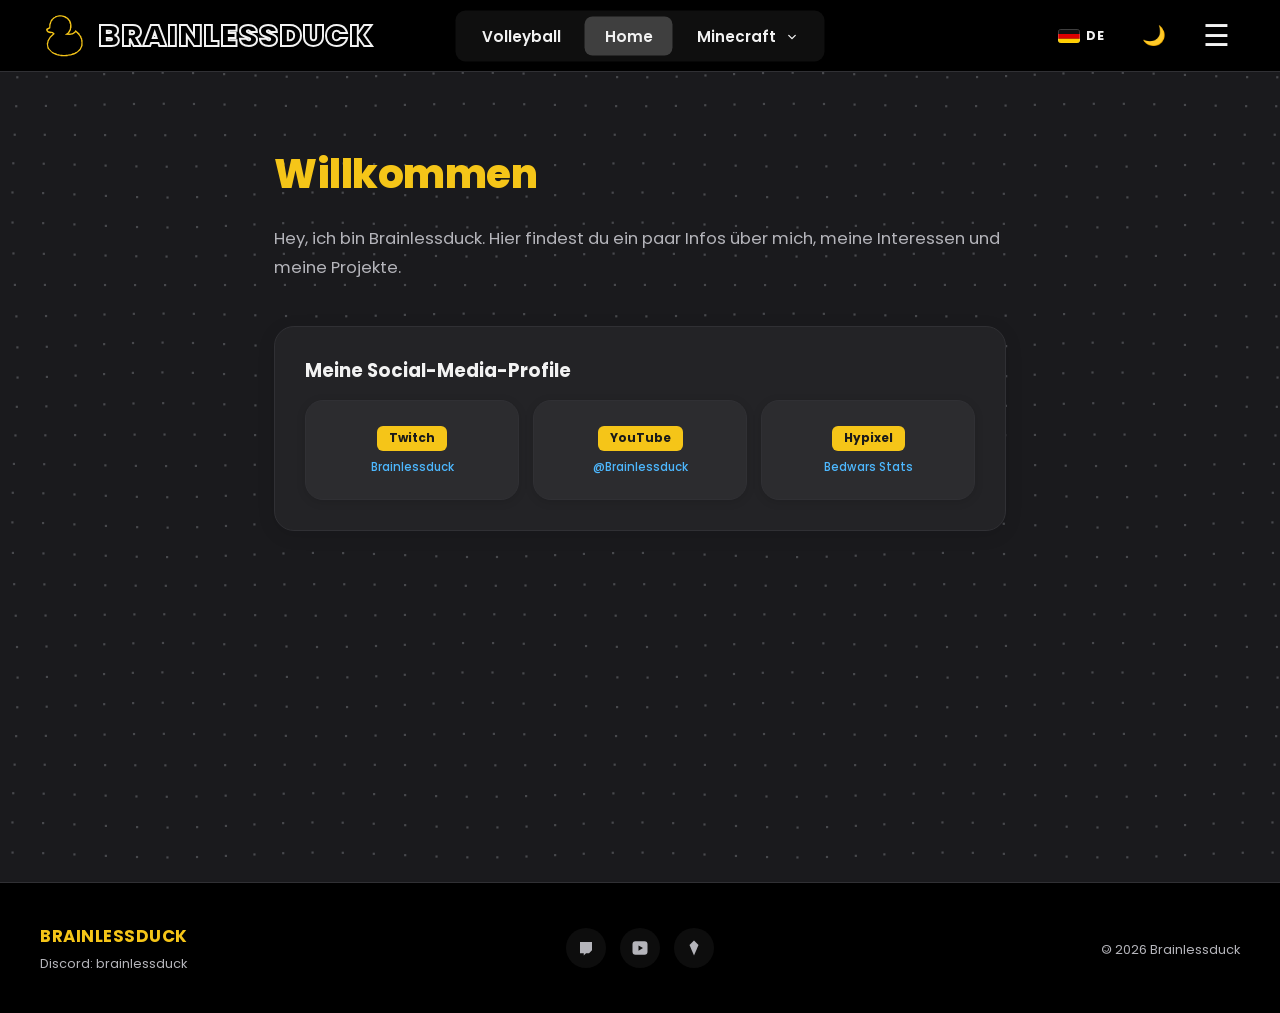
<file: index.html>
<!DOCTYPE html>
<html lang="de">
<head>
<meta charset="UTF-8">
  <meta name="viewport" content="width=device-width, initial-scale=1">
<title>Brainlessduck</title>
<link rel="icon" type="image/svg+xml" href="favicon.svg">
<link rel="icon" type="image/png" sizes="32x32" href="favicon-32.png">
<link rel="icon" type="image/png" sizes="16x16" href="favicon-16.png">
<link rel="shortcut icon" href="favicon.ico">
<link rel="apple-touch-icon" sizes="180x180" href="apple-touch-icon.png">
<link rel="manifest" href="site.webmanifest">
<meta name="theme-color" content="#000000">
<meta http-equiv="Cache-Control" content="no-cache, no-store, must-revalidate">
<meta http-equiv="Pragma" content="no-cache">
<meta http-equiv="Expires" content="0">
<meta name="description" content="Persönliche Website von Brainlessduck: Volleyball-Projekte wie der Läufer Trainer, Minecraft-Modpack-Empfehlungen und meine Social-Media-Profile.">
<meta name="author" content="Brainlessduck">
<link rel="canonical" href="https://brainlessduck.github.io/Brainlessduck/index.html">
<meta property="og:type" content="website">
<meta property="og:site_name" content="Brainlessduck">
<meta property="og:locale" content="de_DE">
<meta property="og:title" content="Brainlessduck">
<meta property="og:description" content="Persönliche Website von Brainlessduck: Volleyball-Projekte wie der Läufer Trainer, Minecraft-Modpack-Empfehlungen und meine Social-Media-Profile.">
<meta property="og:url" content="https://brainlessduck.github.io/Brainlessduck/index.html">
<meta property="og:image" content="https://brainlessduck.github.io/Brainlessduck/android-chrome-512.png">
<meta name="twitter:card" content="summary">
<meta name="twitter:title" content="Brainlessduck">
<meta name="twitter:description" content="Persönliche Website von Brainlessduck: Volleyball-Projekte wie der Läufer Trainer, Minecraft-Modpack-Empfehlungen und meine Social-Media-Profile.">
<meta name="twitter:image" content="https://brainlessduck.github.io/Brainlessduck/android-chrome-512.png">
<link rel="stylesheet" href="style.css?v=2">
<script>if(localStorage.getItem('theme')==='light')document.documentElement.setAttribute('data-theme','light');</script>
</head>
<body>
<canvas id="bg-canvas" aria-hidden="true"></canvas>

<nav>
  <a href="https://brainlessduck.github.io/Brainlessduck/index.html" class="logo">
    <svg class="logo-icon" viewBox="0 0 745 808" xmlns="http://www.w3.org/2000/svg">
      <path d="M 224 73 L 218 83 L 200 87 L 152 135 L 124 206 L 124 258 L 81 278 L 71 292 L 76 319 L 100 343 L 138 358 L 170 353 L 181 363 L 181 372 L 133 416 L 95 478 L 86 524 L 81 525 L 95 614 L 176 695 L 238 724 L 286 738 L 313 738 L 314 743 L 432 743 L 433 738 L 484 734 L 546 715 L 585 695 L 651 638 L 685 567 L 685 473 L 680 472 L 680 449 L 666 424 L 666 411 L 637 377 L 637 368 L 570 306 L 562 306 L 552 329 L 518 354 L 489 363 L 447 362 L 466 343 L 489 301 L 494 268 L 499 267 L 499 206 L 494 205 L 494 187 L 480 149 L 442 102 L 389 68 L 362 64 L 361 59 L 333 59 L 332 54 L 291 54 Z M 219 101 L 262 82 L 280 82 L 281 77 L 342 77 L 343 82 L 375 87 L 409 110 L 418 110 L 457 154 L 471 201 L 476 202 L 471 286 L 438 343 L 385 381 L 480 386 L 481 381 L 518 377 L 547 362 L 562 343 L 579 343 L 633 402 L 661 468 L 661 500 L 666 501 L 661 567 L 638 619 L 589 668 L 571 673 L 546 692 L 519 696 L 489 711 L 443 715 L 442 720 L 400 720 L 399 725 L 348 725 L 346 720 L 305 720 L 285 711 L 262 711 L 237 696 L 215 692 L 167 663 L 123 614 L 109 581 L 109 563 L 104 562 L 104 530 L 109 529 L 114 492 L 147 435 L 214 371 L 214 364 L 185 335 L 115 325 L 99 310 L 99 297 L 142 272 L 147 206 L 152 205 L 161 164 L 180 144 L 180 135 Z" fill="#f5c518" fill-rule="evenodd"/>
    </svg>
    BRAINLESSDUCK
  </a>
  <div class="nav-links">
    <a href="interests.html">Volleyball</a>
    <a href="index.html" class="active">Home</a>
    <div class="nav-item">
      <a href="minecraft.html">Minecraft <svg class="nav-caret" viewBox="0 0 24 24" fill="none" stroke="currentColor" stroke-width="2.4" stroke-linecap="round" stroke-linejoin="round"><polyline points="6 9 12 15 18 9"/></svg></a>
      <div class="nav-dropdown">
        <a href="minecraft.html#modpacks">Modpacks</a>
      </div>
    </div>
  </div>
  <div class="nav-controls">
    <button type="button" class="lang-toggle" id="lang-toggle" onclick="toggleLang()" title="Sprache / Language" aria-label="Sprache wechseln / Change language">
      <svg class="flag flag-de" viewBox="0 0 24 16" aria-hidden="true"><rect width="24" height="16" rx="2.5" fill="#111"/><path d="M0 5.33h24v5.34H0z" fill="#dd0000"/><path d="M0 10.67h24v3.08a2.5 2.5 0 0 1-2.5 2.25h-19A2.5 2.5 0 0 1 0 13.75z" fill="#ffce00"/><rect x="0.4" y="0.4" width="23.2" height="15.2" rx="2.2" fill="none" stroke="rgba(255,255,255,0.3)" stroke-width="0.8"/></svg><svg class="flag flag-en" viewBox="0 0 24 16" aria-hidden="true"><defs><clipPath id="flag-en-clip"><rect width="24" height="16" rx="2.5"/></clipPath></defs><g clip-path="url(#flag-en-clip)"><rect width="24" height="16" fill="#fff"/><path d="M0 0.00h24v1.23H0z" fill="#b22234"/><path d="M0 2.46h24v1.23H0z" fill="#b22234"/><path d="M0 4.92h24v1.23H0z" fill="#b22234"/><path d="M0 7.38h24v1.23H0z" fill="#b22234"/><path d="M0 9.85h24v1.23H0z" fill="#b22234"/><path d="M0 12.31h24v1.23H0z" fill="#b22234"/><path d="M0 14.77h24v1.23H0z" fill="#b22234"/><rect width="10" height="8.62" fill="#3c3b6e"/><circle cx="1.70" cy="1.50" r="0.62" fill="#fff"/><circle cx="3.85" cy="1.50" r="0.62" fill="#fff"/><circle cx="6.00" cy="1.50" r="0.62" fill="#fff"/><circle cx="8.15" cy="1.50" r="0.62" fill="#fff"/><circle cx="1.70" cy="3.40" r="0.62" fill="#fff"/><circle cx="3.85" cy="3.40" r="0.62" fill="#fff"/><circle cx="6.00" cy="3.40" r="0.62" fill="#fff"/><circle cx="8.15" cy="3.40" r="0.62" fill="#fff"/><circle cx="1.70" cy="5.30" r="0.62" fill="#fff"/><circle cx="3.85" cy="5.30" r="0.62" fill="#fff"/><circle cx="6.00" cy="5.30" r="0.62" fill="#fff"/><circle cx="8.15" cy="5.30" r="0.62" fill="#fff"/><circle cx="1.70" cy="7.20" r="0.62" fill="#fff"/><circle cx="3.85" cy="7.20" r="0.62" fill="#fff"/><circle cx="6.00" cy="7.20" r="0.62" fill="#fff"/><circle cx="8.15" cy="7.20" r="0.62" fill="#fff"/></g><rect x="0.4" y="0.4" width="23.2" height="15.2" rx="2.2" fill="none" stroke="rgba(255,255,255,0.3)" stroke-width="0.8"/></svg>
      <span id="lang-label">DE</span>
    </button>
    <div class="theme-toggle" id="theme-toggle" onclick="toggleTheme()" title="Hell-/Dunkelmodus" data-i18n-title="nav.theme">🌙</div>
    <div class="menu-toggle" onclick="event.stopPropagation(); document.getElementById('site-menu').classList.toggle('show')" title="Menü" aria-label="Menü öffnen" data-i18n-title="nav.menu" data-i18n-aria="nav.menu">☰</div>
  </div>
  <div class="menu-dropdown" id="site-menu">
    <a href="index.html">Home</a>
    <a href="interests.html">Volleyball</a>
    <a href="minecraft.html">Minecraft</a>
    <a href="minecraft.html#modpacks" class="menu-sub">Modpacks</a>
  </div>
</nav>

<main>
  <h1 class="hero-heading" data-i18n="home.h1">Willkommen</h1>
  <p data-i18n="home.intro">Hey, ich bin Brainlessduck. Hier findest du ein paar Infos über mich, meine Interessen und meine Projekte.</p>

  <div class="social-card">
    <h2 data-i18n="home.social">Meine Social-Media-Profile</h2>
    <div class="social-links">
      <a href="https://www.twitch.tv/brainlessduck" target="_blank"><span class="tag">Twitch</span> Brainlessduck</a>
      <a href="https://www.youtube.com/channel/UCdhdbUvaJ3EtA1hIeOMo19w" target="_blank"><span class="tag">YouTube</span> @Brainlessduck</a>
      <a href="https://plancke.io/hypixel/player/stats/Brainlessduck#BedWars" target="_blank"><span class="tag">Hypixel</span> <span data-i18n="home.bedwars">Bedwars Stats</span></a>
    </div>
  </div>
</main>

<footer class="site-footer">
  <div class="footer-col">
    <strong>BRAINLESSDUCK</strong>
    <span class="discord-text">Discord: brainlessduck</span>
  </div>
  <div class="footer-col footer-social">
    <a href="https://www.twitch.tv/brainlessduck" target="_blank" title="Twitch">
      <svg viewBox="0 0 24 24" fill="currentColor"><path d="M4 4h16v11l-4 4h-4l-3 3v-3H4V4z"/></svg>
    </a>
    <a href="https://www.youtube.com/channel/UCdhdbUvaJ3EtA1hIeOMo19w" target="_blank" title="YouTube">
      <svg viewBox="0 0 24 24" fill="currentColor"><path fill-rule="evenodd" d="M2 7a4 4 0 0 1 4-4h12a4 4 0 0 1 4 4v10a4 4 0 0 1-4 4H6a4 4 0 0 1-4-4V7z M10 8.5v7l6-3.5-6-3.5z"/></svg>
    </a>
    <a href="https://plancke.io/hypixel/player/stats/Brainlessduck#BedWars" target="_blank" title="Hypixel">
      <svg viewBox="0 0 24 24" fill="currentColor"><path d="M12 2l6 6-6 14L6 8z"/></svg>
    </a>
  </div>
  <div class="footer-col footer-copy">
    <span><span style="display:inline-block;transform:scaleX(-1);">©</span> 2026 Brainlessduck</span>
  </div>
</footer>

<script src="i18n.js?v=1"></script>
<script src="main.js?v=1"></script>
<script data-goatcounter="https://brainlessduck.goatcounter.com/count"
        async src="//gc.zgo.at/count.js"></script>
<script src="background.js?v=6"></script>
</body>
</html>
</file>
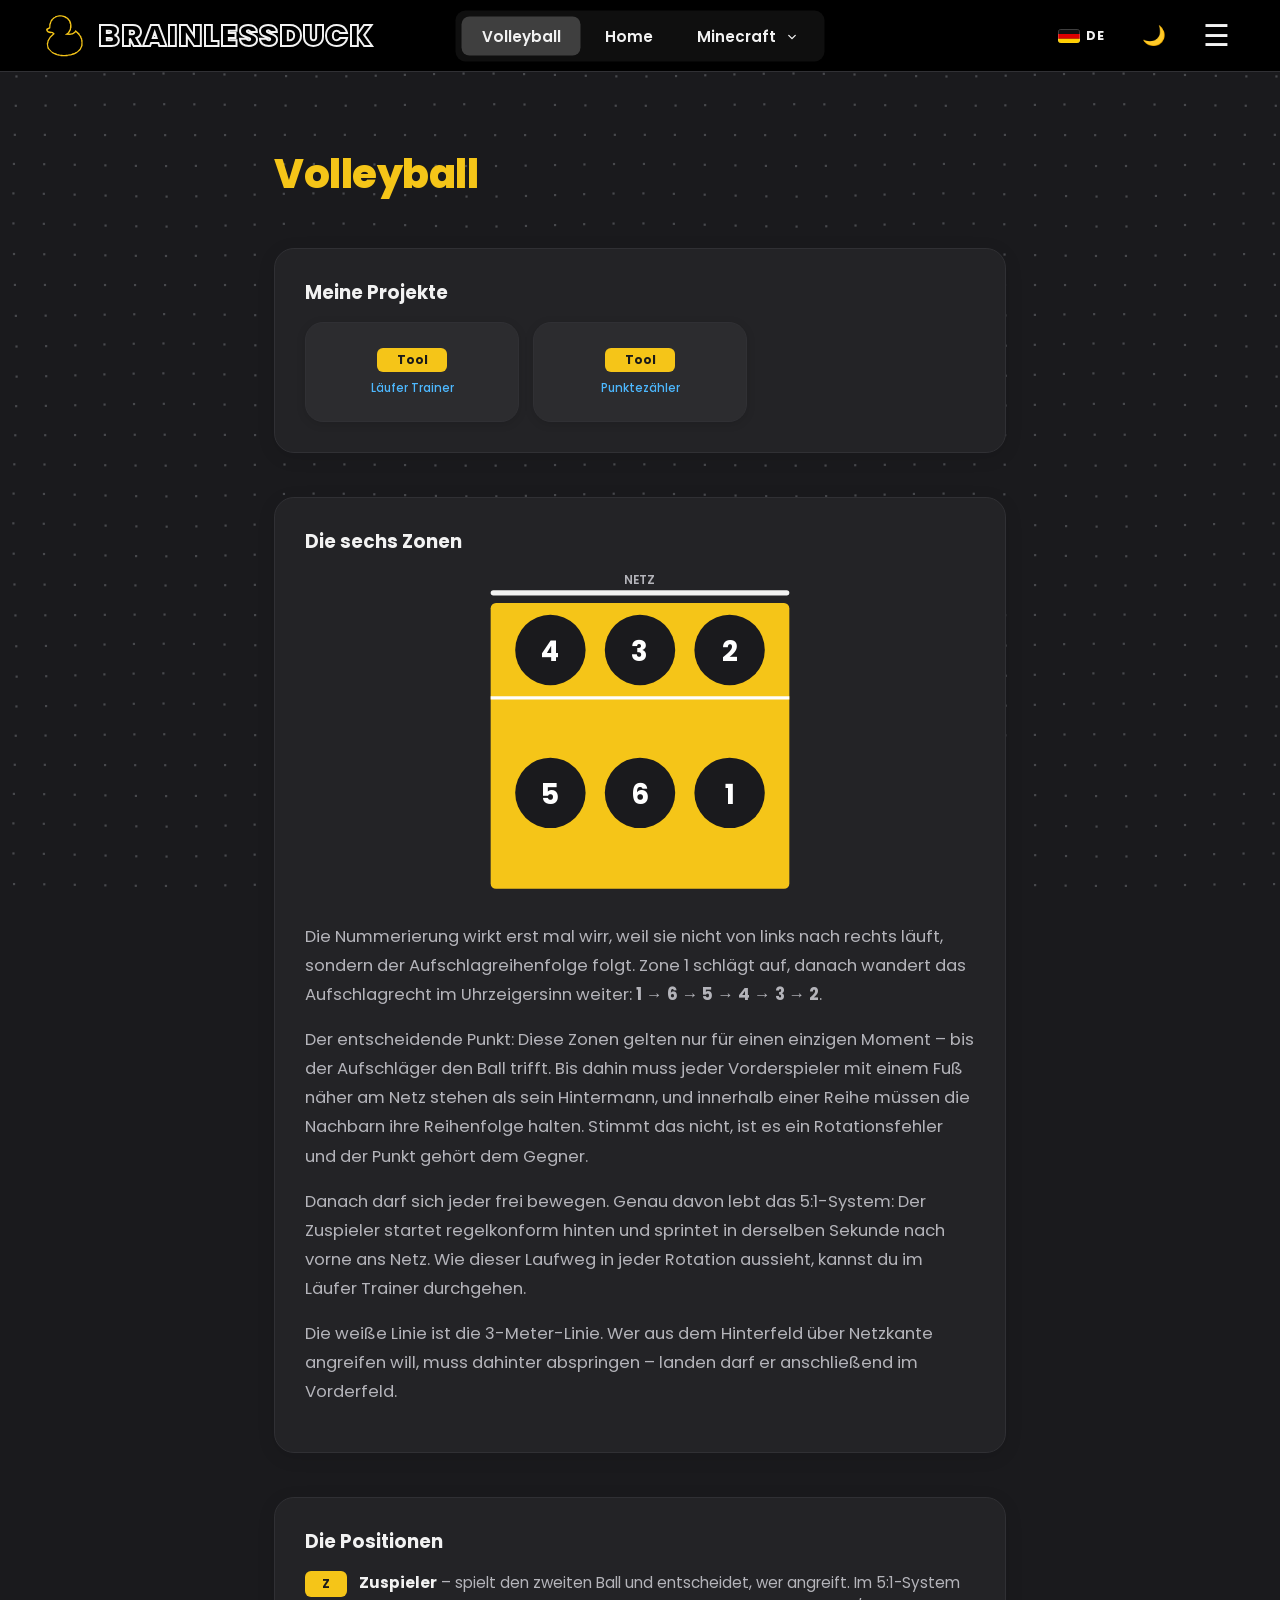
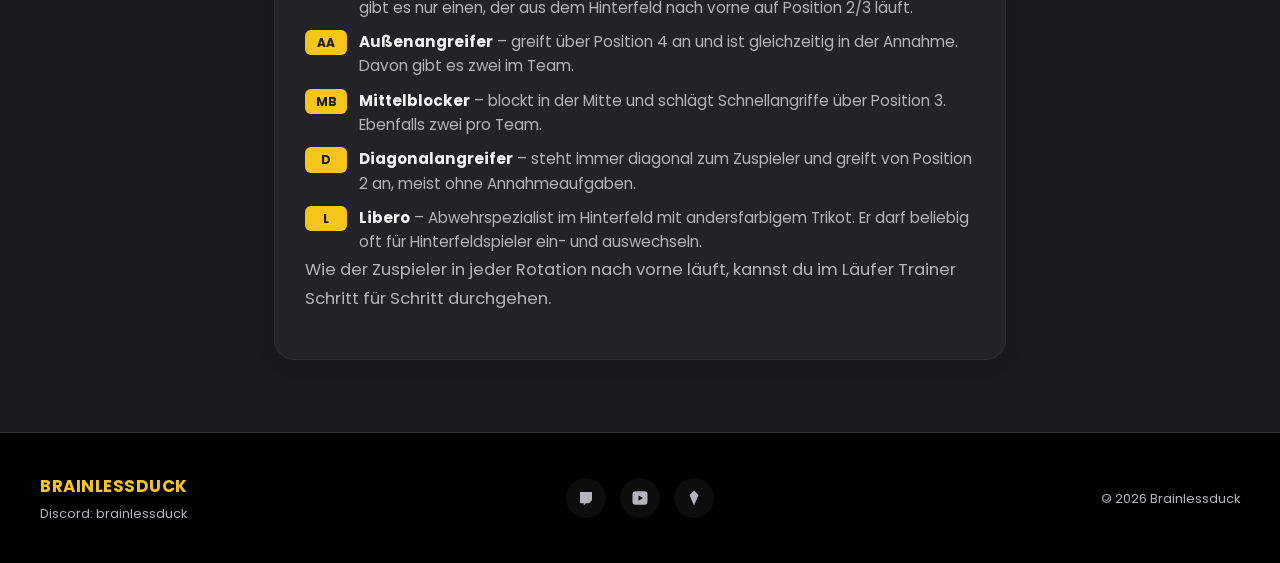
<file: interests.html>
<!DOCTYPE html>
<html lang="de">
<head>
<meta charset="UTF-8">
  <meta name="viewport" content="width=device-width, initial-scale=1">
<title>Volleyball - Brainlessduck</title>
<link rel="icon" type="image/svg+xml" href="favicon.svg">
<link rel="icon" type="image/png" sizes="32x32" href="favicon-32.png">
<link rel="icon" type="image/png" sizes="16x16" href="favicon-16.png">
<link rel="shortcut icon" href="favicon.ico">
<link rel="apple-touch-icon" sizes="180x180" href="apple-touch-icon.png">
<link rel="manifest" href="site.webmanifest">
<meta name="theme-color" content="#000000">
<meta http-equiv="Cache-Control" content="no-cache, no-store, must-revalidate">
<meta http-equiv="Pragma" content="no-cache">
<meta http-equiv="Expires" content="0">
<meta name="description" content="Volleyball bei Brainlessduck: Läufer Trainer und Punktezähler, dazu die sechs Zonen und die Positionen kurz erklärt.">
<meta name="author" content="Brainlessduck">
<link rel="canonical" href="https://brainlessduck.github.io/Brainlessduck/interests.html">
<meta property="og:type" content="website">
<meta property="og:site_name" content="Brainlessduck">
<meta property="og:locale" content="de_DE">
<meta property="og:title" content="Volleyball – Brainlessduck">
<meta property="og:description" content="Volleyball bei Brainlessduck: Läufer Trainer und Punktezähler, dazu die sechs Zonen und die Positionen kurz erklärt.">
<meta property="og:url" content="https://brainlessduck.github.io/Brainlessduck/interests.html">
<meta property="og:image" content="https://brainlessduck.github.io/Brainlessduck/android-chrome-512.png">
<meta name="twitter:card" content="summary">
<meta name="twitter:title" content="Volleyball – Brainlessduck">
<meta name="twitter:description" content="Volleyball bei Brainlessduck: Läufer Trainer und Punktezähler, dazu die sechs Zonen und die Positionen kurz erklärt.">
<meta name="twitter:image" content="https://brainlessduck.github.io/Brainlessduck/android-chrome-512.png">
<link rel="stylesheet" href="style.css?v=2">
<script>if(localStorage.getItem('theme')==='light')document.documentElement.setAttribute('data-theme','light');</script>
</head>
<body>
<canvas id="bg-canvas" aria-hidden="true"></canvas>

<nav>
  <a href="https://brainlessduck.github.io/Brainlessduck/index.html" class="logo">
    <svg class="logo-icon" viewBox="0 0 745 808" xmlns="http://www.w3.org/2000/svg">
      <path d="M 224 73 L 218 83 L 200 87 L 152 135 L 124 206 L 124 258 L 81 278 L 71 292 L 76 319 L 100 343 L 138 358 L 170 353 L 181 363 L 181 372 L 133 416 L 95 478 L 86 524 L 81 525 L 95 614 L 176 695 L 238 724 L 286 738 L 313 738 L 314 743 L 432 743 L 433 738 L 484 734 L 546 715 L 585 695 L 651 638 L 685 567 L 685 473 L 680 472 L 680 449 L 666 424 L 666 411 L 637 377 L 637 368 L 570 306 L 562 306 L 552 329 L 518 354 L 489 363 L 447 362 L 466 343 L 489 301 L 494 268 L 499 267 L 499 206 L 494 205 L 494 187 L 480 149 L 442 102 L 389 68 L 362 64 L 361 59 L 333 59 L 332 54 L 291 54 Z M 219 101 L 262 82 L 280 82 L 281 77 L 342 77 L 343 82 L 375 87 L 409 110 L 418 110 L 457 154 L 471 201 L 476 202 L 471 286 L 438 343 L 385 381 L 480 386 L 481 381 L 518 377 L 547 362 L 562 343 L 579 343 L 633 402 L 661 468 L 661 500 L 666 501 L 661 567 L 638 619 L 589 668 L 571 673 L 546 692 L 519 696 L 489 711 L 443 715 L 442 720 L 400 720 L 399 725 L 348 725 L 346 720 L 305 720 L 285 711 L 262 711 L 237 696 L 215 692 L 167 663 L 123 614 L 109 581 L 109 563 L 104 562 L 104 530 L 109 529 L 114 492 L 147 435 L 214 371 L 214 364 L 185 335 L 115 325 L 99 310 L 99 297 L 142 272 L 147 206 L 152 205 L 161 164 L 180 144 L 180 135 Z" fill="#f5c518" fill-rule="evenodd"/>
    </svg>
    BRAINLESSDUCK
  </a>
  <div class="nav-links">
    <a href="interests.html" class="active">Volleyball</a>
    <a href="index.html">Home</a>
    <div class="nav-item">
      <a href="minecraft.html">Minecraft <svg class="nav-caret" viewBox="0 0 24 24" fill="none" stroke="currentColor" stroke-width="2.4" stroke-linecap="round" stroke-linejoin="round"><polyline points="6 9 12 15 18 9"/></svg></a>
      <div class="nav-dropdown">
        <a href="minecraft.html#modpacks">Modpacks</a>
      </div>
    </div>
  </div>
  <div class="nav-controls">
    <button type="button" class="lang-toggle" id="lang-toggle" onclick="toggleLang()" title="Sprache / Language" aria-label="Sprache wechseln / Change language">
      <svg class="flag flag-de" viewBox="0 0 24 16" aria-hidden="true"><rect width="24" height="16" rx="2.5" fill="#111"/><path d="M0 5.33h24v5.34H0z" fill="#dd0000"/><path d="M0 10.67h24v3.08a2.5 2.5 0 0 1-2.5 2.25h-19A2.5 2.5 0 0 1 0 13.75z" fill="#ffce00"/><rect x="0.4" y="0.4" width="23.2" height="15.2" rx="2.2" fill="none" stroke="rgba(255,255,255,0.3)" stroke-width="0.8"/></svg><svg class="flag flag-en" viewBox="0 0 24 16" aria-hidden="true"><defs><clipPath id="flag-en-clip"><rect width="24" height="16" rx="2.5"/></clipPath></defs><g clip-path="url(#flag-en-clip)"><rect width="24" height="16" fill="#fff"/><path d="M0 0.00h24v1.23H0z" fill="#b22234"/><path d="M0 2.46h24v1.23H0z" fill="#b22234"/><path d="M0 4.92h24v1.23H0z" fill="#b22234"/><path d="M0 7.38h24v1.23H0z" fill="#b22234"/><path d="M0 9.85h24v1.23H0z" fill="#b22234"/><path d="M0 12.31h24v1.23H0z" fill="#b22234"/><path d="M0 14.77h24v1.23H0z" fill="#b22234"/><rect width="10" height="8.62" fill="#3c3b6e"/><circle cx="1.70" cy="1.50" r="0.62" fill="#fff"/><circle cx="3.85" cy="1.50" r="0.62" fill="#fff"/><circle cx="6.00" cy="1.50" r="0.62" fill="#fff"/><circle cx="8.15" cy="1.50" r="0.62" fill="#fff"/><circle cx="1.70" cy="3.40" r="0.62" fill="#fff"/><circle cx="3.85" cy="3.40" r="0.62" fill="#fff"/><circle cx="6.00" cy="3.40" r="0.62" fill="#fff"/><circle cx="8.15" cy="3.40" r="0.62" fill="#fff"/><circle cx="1.70" cy="5.30" r="0.62" fill="#fff"/><circle cx="3.85" cy="5.30" r="0.62" fill="#fff"/><circle cx="6.00" cy="5.30" r="0.62" fill="#fff"/><circle cx="8.15" cy="5.30" r="0.62" fill="#fff"/><circle cx="1.70" cy="7.20" r="0.62" fill="#fff"/><circle cx="3.85" cy="7.20" r="0.62" fill="#fff"/><circle cx="6.00" cy="7.20" r="0.62" fill="#fff"/><circle cx="8.15" cy="7.20" r="0.62" fill="#fff"/></g><rect x="0.4" y="0.4" width="23.2" height="15.2" rx="2.2" fill="none" stroke="rgba(255,255,255,0.3)" stroke-width="0.8"/></svg>
      <span id="lang-label">DE</span>
    </button>
    <div class="theme-toggle" id="theme-toggle" onclick="toggleTheme()" title="Hell-/Dunkelmodus" data-i18n-title="nav.theme">🌙</div>
    <div class="menu-toggle" onclick="event.stopPropagation(); document.getElementById('site-menu').classList.toggle('show')" title="Menü" aria-label="Menü öffnen" data-i18n-title="nav.menu" data-i18n-aria="nav.menu">☰</div>
  </div>
  <div class="menu-dropdown" id="site-menu">
    <a href="index.html">Home</a>
    <a href="interests.html">Volleyball</a>
    <a href="minecraft.html">Minecraft</a>
    <a href="minecraft.html#modpacks" class="menu-sub">Modpacks</a>
  </div>
</nav>

<main>
  <h1 class="hero-heading">Volleyball</h1>

  <div class="social-card">
    <h2 data-i18n="vb.projects">Meine Projekte</h2>
    <div class="social-links">
      <a href="https://brainlessduck.github.io/laeufer-trainer/" target="_blank"><span class="tag">Tool</span> Läufer Trainer</a>
      <a href="punktezaehler.html"><span class="tag">Tool</span> Punktezähler</a>
    </div>
  </div>

  <div class="social-card">
    <h2 data-i18n="vb.zones">Die sechs Zonen</h2>
    <svg class="zone-court" viewBox="0 0 300 312" xmlns="http://www.w3.org/2000/svg" role="img" data-i18n-aria="vb.court.alt" aria-label="Volleyballfeld mit den sechs Zonen: vorne von links nach rechts 4, 3, 2 und hinten von links nach rechts 5, 6, 1">
      <text x="150" y="12" text-anchor="middle" font-family="Poppins, sans-serif" font-size="11" font-weight="600" fill="var(--text-dim)">NETZ</text>
      <rect x="10" y="18" width="280" height="5" rx="2.5" fill="var(--text)"/>
      <rect x="10" y="30" width="280" height="268" rx="5" fill="#f5c518"/>
      <line x1="10" y1="119" x2="290" y2="119" stroke="#ffffff" stroke-width="3"/>
      <g font-family="Poppins, sans-serif" font-size="26" font-weight="700" fill="#ffffff" text-anchor="middle">
        <circle cx="66" cy="74" r="33" fill="#1a1a1d"/><text x="66" y="84">4</text>
        <circle cx="150" cy="74" r="33" fill="#1a1a1d"/><text x="150" y="84">3</text>
        <circle cx="234" cy="74" r="33" fill="#1a1a1d"/><text x="234" y="84">2</text>
        <circle cx="66" cy="208" r="33" fill="#1a1a1d"/><text x="66" y="218">5</text>
        <circle cx="150" cy="208" r="33" fill="#1a1a1d"/><text x="150" y="218">6</text>
        <circle cx="234" cy="208" r="33" fill="#1a1a1d"/><text x="234" y="218">1</text>
      </g>
    </svg>
    <p data-i18n-html="vb.zones.p1">Die Nummerierung wirkt erst mal wirr, weil sie nicht von links nach rechts läuft, sondern der Aufschlagreihenfolge folgt. Zone 1 schlägt auf, danach wandert das Aufschlagrecht im Uhrzeigersinn weiter: <strong>1 → 6 → 5 → 4 → 3 → 2</strong>.</p>
    <p data-i18n-html="vb.zones.p2">Der entscheidende Punkt: Diese Zonen gelten nur für einen einzigen Moment – bis der Aufschläger den Ball trifft. Bis dahin muss jeder Vorderspieler mit einem Fuß näher am Netz stehen als sein Hintermann, und innerhalb einer Reihe müssen die Nachbarn ihre Reihenfolge halten. Stimmt das nicht, ist es ein Rotationsfehler und der Punkt gehört dem Gegner.</p>
    <p data-i18n-html="vb.zones.p3">Danach darf sich jeder frei bewegen. Genau davon lebt das 5:1-System: Der Zuspieler startet regelkonform hinten und sprintet in derselben Sekunde nach vorne ans Netz. Wie dieser Laufweg in jeder Rotation aussieht, kannst du im Läufer Trainer durchgehen.</p>
    <p data-i18n-html="vb.zones.p4">Die weiße Linie ist die 3-Meter-Linie. Wer aus dem Hinterfeld über Netzkante angreifen will, muss dahinter abspringen – landen darf er anschließend im Vorderfeld.</p>
  </div>

  <div class="social-card">
    <h2 data-i18n="vb.positions">Die Positionen</h2>
    <ul class="info-list">
      <li><span class="abbr">Z</span><span data-i18n-html="vb.pos.z"><strong>Zuspieler</strong> – spielt den zweiten Ball und entscheidet, wer angreift. Im 5:1-System gibt es nur einen, der aus dem Hinterfeld nach vorne auf Position 2/3 läuft.</span></li>
      <li><span class="abbr">AA</span><span data-i18n-html="vb.pos.aa"><strong>Außenangreifer</strong> – greift über Position 4 an und ist gleichzeitig in der Annahme. Davon gibt es zwei im Team.</span></li>
      <li><span class="abbr">MB</span><span data-i18n-html="vb.pos.mb"><strong>Mittelblocker</strong> – blockt in der Mitte und schlägt Schnellangriffe über Position 3. Ebenfalls zwei pro Team.</span></li>
      <li><span class="abbr">D</span><span data-i18n-html="vb.pos.d"><strong>Diagonalangreifer</strong> – steht immer diagonal zum Zuspieler und greift von Position 2 an, meist ohne Annahmeaufgaben.</span></li>
      <li><span class="abbr">L</span><span data-i18n-html="vb.pos.l"><strong>Libero</strong> – Abwehrspezialist im Hinterfeld mit andersfarbigem Trikot. Er darf beliebig oft für Hinterfeldspieler ein- und auswechseln.</span></li>
    </ul>
    <p data-i18n="vb.pos.note">Wie der Zuspieler in jeder Rotation nach vorne läuft, kannst du im Läufer Trainer Schritt für Schritt durchgehen.</p>
  </div>
</main>

<footer class="site-footer">
  <div class="footer-col">
    <strong>BRAINLESSDUCK</strong>
    <span class="discord-text">Discord: brainlessduck</span>
  </div>
  <div class="footer-col footer-social">
    <a href="https://www.twitch.tv/brainlessduck" target="_blank" title="Twitch">
      <svg viewBox="0 0 24 24" fill="currentColor"><path d="M4 4h16v11l-4 4h-4l-3 3v-3H4V4z"/></svg>
    </a>
    <a href="https://www.youtube.com/channel/UCdhdbUvaJ3EtA1hIeOMo19w" target="_blank" title="YouTube">
      <svg viewBox="0 0 24 24" fill="currentColor"><path fill-rule="evenodd" d="M2 7a4 4 0 0 1 4-4h12a4 4 0 0 1 4 4v10a4 4 0 0 1-4 4H6a4 4 0 0 1-4-4V7z M10 8.5v7l6-3.5-6-3.5z"/></svg>
    </a>
    <a href="https://plancke.io/hypixel/player/stats/Brainlessduck#BedWars" target="_blank" title="Hypixel">
      <svg viewBox="0 0 24 24" fill="currentColor"><path d="M12 2l6 6-6 14L6 8z"/></svg>
    </a>
  </div>
  <div class="footer-col footer-copy">
    <span><span style="display:inline-block;transform:scaleX(-1);">©</span> 2026 Brainlessduck</span>
  </div>
</footer>

<script src="i18n.js?v=1"></script>
<script src="main.js?v=1"></script>
<script data-goatcounter="https://brainlessduck.goatcounter.com/count"
        async src="//gc.zgo.at/count.js"></script>
<script src="background.js?v=6"></script>
</body>
</html>
</file>
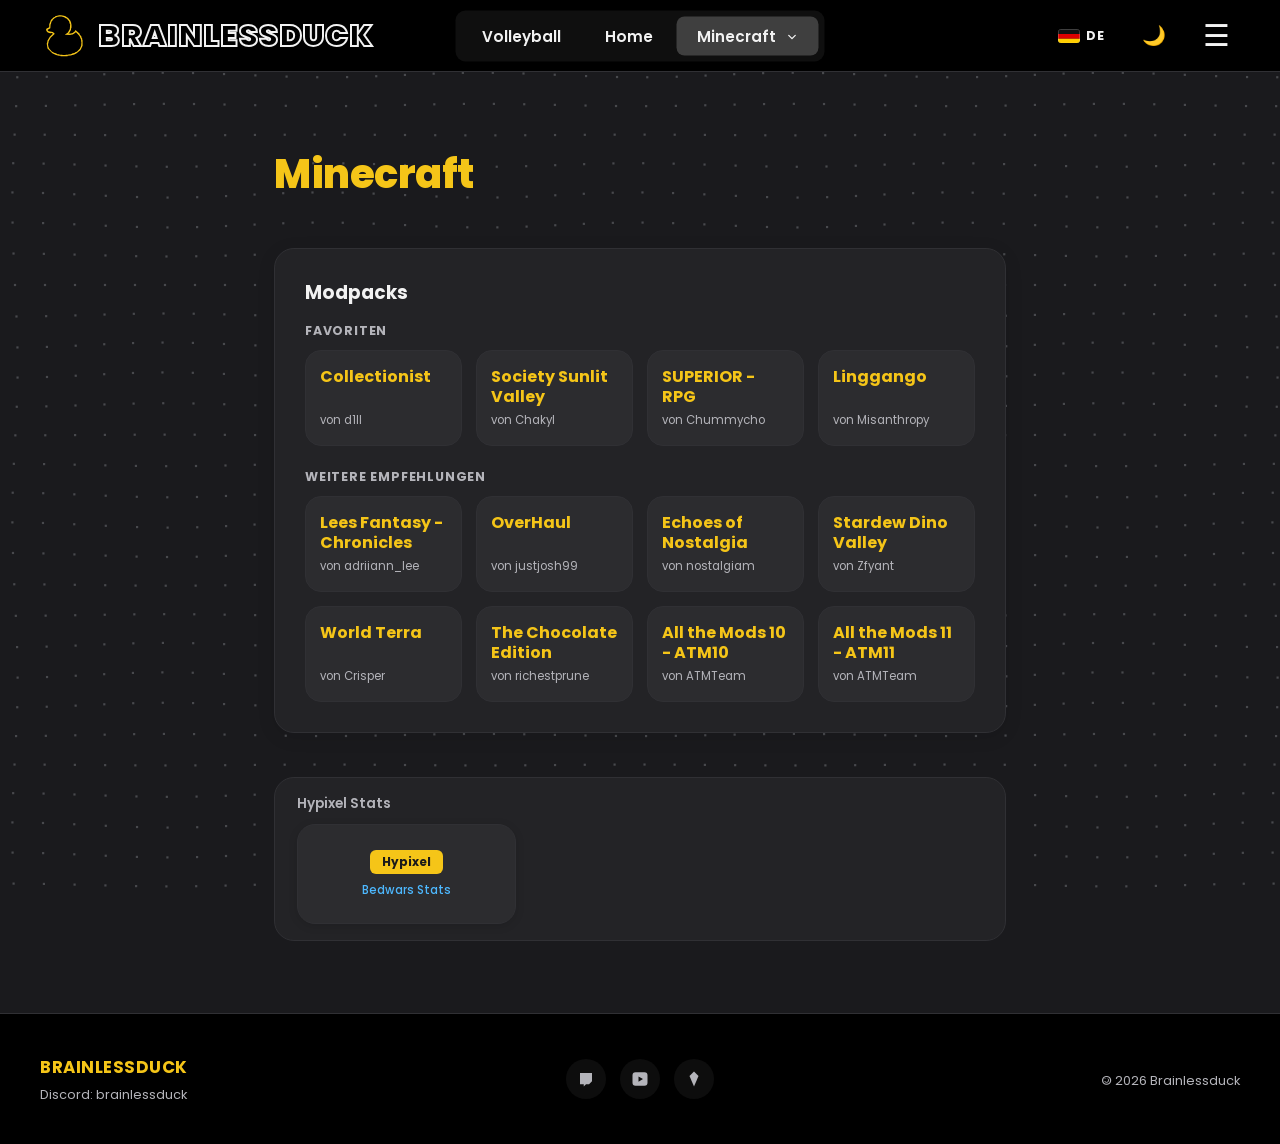
<file: minecraft.html>
<!DOCTYPE html>
<html lang="de">
<head>
<meta charset="UTF-8">
  <meta name="viewport" content="width=device-width, initial-scale=1">
<title>Minecraft - Brainlessduck</title>
<link rel="icon" type="image/svg+xml" href="favicon.svg">
<link rel="icon" type="image/png" sizes="32x32" href="favicon-32.png">
<link rel="icon" type="image/png" sizes="16x16" href="favicon-16.png">
<link rel="shortcut icon" href="favicon.ico">
<link rel="apple-touch-icon" sizes="180x180" href="apple-touch-icon.png">
<link rel="manifest" href="site.webmanifest">
<meta name="theme-color" content="#000000">
<meta http-equiv="Cache-Control" content="no-cache, no-store, must-revalidate">
<meta http-equiv="Pragma" content="no-cache">
<meta http-equiv="Expires" content="0">
<meta name="description" content="Meine Minecraft-Modpack-Empfehlungen: Collectionist, Society Sunlit Valley und weitere Packs mit Beschreibung und Discord-Links.">
<meta name="author" content="Brainlessduck">
<link rel="canonical" href="https://brainlessduck.github.io/Brainlessduck/minecraft.html">
<meta property="og:type" content="website">
<meta property="og:site_name" content="Brainlessduck">
<meta property="og:locale" content="de_DE">
<meta property="og:title" content="Minecraft – Brainlessduck">
<meta property="og:description" content="Meine Minecraft-Modpack-Empfehlungen: Collectionist, Society Sunlit Valley und weitere Packs mit Beschreibung und Discord-Links.">
<meta property="og:url" content="https://brainlessduck.github.io/Brainlessduck/minecraft.html">
<meta property="og:image" content="https://brainlessduck.github.io/Brainlessduck/android-chrome-512.png">
<meta name="twitter:card" content="summary">
<meta name="twitter:title" content="Minecraft – Brainlessduck">
<meta name="twitter:description" content="Meine Minecraft-Modpack-Empfehlungen: Collectionist, Society Sunlit Valley und weitere Packs mit Beschreibung und Discord-Links.">
<meta name="twitter:image" content="https://brainlessduck.github.io/Brainlessduck/android-chrome-512.png">
<link rel="stylesheet" href="style.css?v=2">
<script>if(localStorage.getItem('theme')==='light')document.documentElement.setAttribute('data-theme','light');</script>
</head>
<body>
<canvas id="bg-canvas" aria-hidden="true"></canvas>

<nav>
  <a href="https://brainlessduck.github.io/Brainlessduck/index.html" class="logo">
    <svg class="logo-icon" viewBox="0 0 745 808" xmlns="http://www.w3.org/2000/svg">
      <path d="M 224 73 L 218 83 L 200 87 L 152 135 L 124 206 L 124 258 L 81 278 L 71 292 L 76 319 L 100 343 L 138 358 L 170 353 L 181 363 L 181 372 L 133 416 L 95 478 L 86 524 L 81 525 L 95 614 L 176 695 L 238 724 L 286 738 L 313 738 L 314 743 L 432 743 L 433 738 L 484 734 L 546 715 L 585 695 L 651 638 L 685 567 L 685 473 L 680 472 L 680 449 L 666 424 L 666 411 L 637 377 L 637 368 L 570 306 L 562 306 L 552 329 L 518 354 L 489 363 L 447 362 L 466 343 L 489 301 L 494 268 L 499 267 L 499 206 L 494 205 L 494 187 L 480 149 L 442 102 L 389 68 L 362 64 L 361 59 L 333 59 L 332 54 L 291 54 Z M 219 101 L 262 82 L 280 82 L 281 77 L 342 77 L 343 82 L 375 87 L 409 110 L 418 110 L 457 154 L 471 201 L 476 202 L 471 286 L 438 343 L 385 381 L 480 386 L 481 381 L 518 377 L 547 362 L 562 343 L 579 343 L 633 402 L 661 468 L 661 500 L 666 501 L 661 567 L 638 619 L 589 668 L 571 673 L 546 692 L 519 696 L 489 711 L 443 715 L 442 720 L 400 720 L 399 725 L 348 725 L 346 720 L 305 720 L 285 711 L 262 711 L 237 696 L 215 692 L 167 663 L 123 614 L 109 581 L 109 563 L 104 562 L 104 530 L 109 529 L 114 492 L 147 435 L 214 371 L 214 364 L 185 335 L 115 325 L 99 310 L 99 297 L 142 272 L 147 206 L 152 205 L 161 164 L 180 144 L 180 135 Z" fill="#f5c518" fill-rule="evenodd"/>
    </svg>
    BRAINLESSDUCK
  </a>
  <div class="nav-links">
    <a href="interests.html">Volleyball</a>
    <a href="index.html">Home</a>
    <div class="nav-item">
      <a href="minecraft.html" class="active">Minecraft <svg class="nav-caret" viewBox="0 0 24 24" fill="none" stroke="currentColor" stroke-width="2.4" stroke-linecap="round" stroke-linejoin="round"><polyline points="6 9 12 15 18 9"/></svg></a>
      <div class="nav-dropdown">
        <a href="minecraft.html#modpacks">Modpacks</a>
      </div>
    </div>
  </div>
  <div class="nav-controls">
    <button type="button" class="lang-toggle" id="lang-toggle" onclick="toggleLang()" title="Sprache / Language" aria-label="Sprache wechseln / Change language">
      <svg class="flag flag-de" viewBox="0 0 24 16" aria-hidden="true"><rect width="24" height="16" rx="2.5" fill="#111"/><path d="M0 5.33h24v5.34H0z" fill="#dd0000"/><path d="M0 10.67h24v3.08a2.5 2.5 0 0 1-2.5 2.25h-19A2.5 2.5 0 0 1 0 13.75z" fill="#ffce00"/><rect x="0.4" y="0.4" width="23.2" height="15.2" rx="2.2" fill="none" stroke="rgba(255,255,255,0.3)" stroke-width="0.8"/></svg><svg class="flag flag-en" viewBox="0 0 24 16" aria-hidden="true"><defs><clipPath id="flag-en-clip"><rect width="24" height="16" rx="2.5"/></clipPath></defs><g clip-path="url(#flag-en-clip)"><rect width="24" height="16" fill="#fff"/><path d="M0 0.00h24v1.23H0z" fill="#b22234"/><path d="M0 2.46h24v1.23H0z" fill="#b22234"/><path d="M0 4.92h24v1.23H0z" fill="#b22234"/><path d="M0 7.38h24v1.23H0z" fill="#b22234"/><path d="M0 9.85h24v1.23H0z" fill="#b22234"/><path d="M0 12.31h24v1.23H0z" fill="#b22234"/><path d="M0 14.77h24v1.23H0z" fill="#b22234"/><rect width="10" height="8.62" fill="#3c3b6e"/><circle cx="1.70" cy="1.50" r="0.62" fill="#fff"/><circle cx="3.85" cy="1.50" r="0.62" fill="#fff"/><circle cx="6.00" cy="1.50" r="0.62" fill="#fff"/><circle cx="8.15" cy="1.50" r="0.62" fill="#fff"/><circle cx="1.70" cy="3.40" r="0.62" fill="#fff"/><circle cx="3.85" cy="3.40" r="0.62" fill="#fff"/><circle cx="6.00" cy="3.40" r="0.62" fill="#fff"/><circle cx="8.15" cy="3.40" r="0.62" fill="#fff"/><circle cx="1.70" cy="5.30" r="0.62" fill="#fff"/><circle cx="3.85" cy="5.30" r="0.62" fill="#fff"/><circle cx="6.00" cy="5.30" r="0.62" fill="#fff"/><circle cx="8.15" cy="5.30" r="0.62" fill="#fff"/><circle cx="1.70" cy="7.20" r="0.62" fill="#fff"/><circle cx="3.85" cy="7.20" r="0.62" fill="#fff"/><circle cx="6.00" cy="7.20" r="0.62" fill="#fff"/><circle cx="8.15" cy="7.20" r="0.62" fill="#fff"/></g><rect x="0.4" y="0.4" width="23.2" height="15.2" rx="2.2" fill="none" stroke="rgba(255,255,255,0.3)" stroke-width="0.8"/></svg>
      <span id="lang-label">DE</span>
    </button>
    <div class="theme-toggle" id="theme-toggle" onclick="toggleTheme()" title="Hell-/Dunkelmodus" data-i18n-title="nav.theme">🌙</div>
    <div class="menu-toggle" onclick="event.stopPropagation(); document.getElementById('site-menu').classList.toggle('show')" title="Menü" aria-label="Menü öffnen" data-i18n-title="nav.menu" data-i18n-aria="nav.menu">☰</div>
  </div>
  <div class="menu-dropdown" id="site-menu">
    <a href="index.html">Home</a>
    <a href="interests.html">Volleyball</a>
    <a href="minecraft.html">Minecraft</a>
    <a href="minecraft.html#modpacks" class="menu-sub">Modpacks</a>
  </div>
</nav>

<main>
  <h1 class="hero-heading">Minecraft</h1>

  <div class="social-card" id="modpacks">
    <h2>Modpacks</h2>

    <h3 class="modpack-subheading" data-i18n="mc.favourites">Favoriten</h3>
    <div class="modpack-grid">
      <button type="button" class="modpack-item" onclick="openModpackModal('Collectionist')">
        <strong>Collectionist</strong>
        <span class="modpack-author"><span data-i18n="mc.by">von</span> d1lI</span>
      </button>
      <button type="button" class="modpack-item" onclick="openModpackModal('Society Sunlit Valley')">
        <strong>Society Sunlit Valley</strong>
        <span class="modpack-author"><span data-i18n="mc.by">von</span> Chakyl</span>
      </button>
      <button type="button" class="modpack-item" onclick="openModpackModal('SUPERIOR - RPG')">
        <strong>SUPERIOR - RPG</strong>
        <span class="modpack-author"><span data-i18n="mc.by">von</span> Chummycho</span>
      </button>
      <button type="button" class="modpack-item" onclick="openModpackModal('Linggango')">
        <strong>Linggango</strong>
        <span class="modpack-author"><span data-i18n="mc.by">von</span> Misanthropy</span>
      </button>
    </div>

    <h3 class="modpack-subheading" data-i18n="mc.more">Weitere Empfehlungen</h3>
    <div class="modpack-grid">
      <button type="button" class="modpack-item" onclick="openModpackModal('Lees Fantasy - Chronicles')">
        <strong>Lees Fantasy - Chronicles</strong>
        <span class="modpack-author"><span data-i18n="mc.by">von</span> adriiann_lee</span>
      </button>
      <button type="button" class="modpack-item" onclick="openModpackModal('OverHaul')">
        <strong>OverHaul</strong>
        <span class="modpack-author"><span data-i18n="mc.by">von</span> justjosh99</span>
      </button>
      <button type="button" class="modpack-item" onclick="openModpackModal('Echoes of Nostalgia')">
        <strong>Echoes of Nostalgia</strong>
        <span class="modpack-author"><span data-i18n="mc.by">von</span> nostalgiam</span>
      </button>
      <button type="button" class="modpack-item" onclick="openModpackModal('Stardew Dino Valley')">
        <strong>Stardew Dino Valley</strong>
        <span class="modpack-author"><span data-i18n="mc.by">von</span> Zfyant</span>
      </button>
      <button type="button" class="modpack-item" onclick="openModpackModal('World Terra')">
        <strong>World Terra</strong>
        <span class="modpack-author"><span data-i18n="mc.by">von</span> Crisper</span>
      </button>
      <button type="button" class="modpack-item" onclick="openModpackModal('The Chocolate Edition')">
        <strong>The Chocolate Edition</strong>
        <span class="modpack-author"><span data-i18n="mc.by">von</span> richestprune</span>
      </button>
      <button type="button" class="modpack-item" onclick="openModpackModal('All the Mods 10 - ATM10')">
        <strong>All the Mods 10 - ATM10</strong>
        <span class="modpack-author"><span data-i18n="mc.by">von</span> ATMTeam</span>
      </button>
      <button type="button" class="modpack-item" onclick="openModpackModal('All the Mods 11 - ATM11')">
        <strong>All the Mods 11 - ATM11</strong>
        <span class="modpack-author"><span data-i18n="mc.by">von</span> ATMTeam</span>
      </button>
    </div>
  </div>

  <div class="social-card compact">
    <h2>Hypixel Stats</h2>
    <div class="social-links">
      <a href="https://plancke.io/hypixel/player/stats/Brainlessduck#BedWars" target="_blank"><span class="tag">Hypixel</span> Bedwars Stats</a>
    </div>
  </div>
</main>

<div class="modal-overlay" id="modpack-modal" role="dialog" aria-modal="true" aria-labelledby="modpack-modal-title" onclick="if(event.target===this) closeModpackModal()">
  <div class="modal-box">
    <h3 id="modpack-modal-title"></h3>
    <p id="modpack-modal-text">Text</p>
    <p id="modpack-modal-discord" class="modal-discord"></p>
    <button class="modal-close" onclick="closeModpackModal()" data-i18n="mc.close">Schließen</button>
  </div>
</div>

<footer class="site-footer">
  <div class="footer-col">
    <strong>BRAINLESSDUCK</strong>
    <span class="discord-text">Discord: brainlessduck</span>
  </div>
  <div class="footer-col footer-social">
    <a href="https://www.twitch.tv/brainlessduck" target="_blank" title="Twitch">
      <svg viewBox="0 0 24 24" fill="currentColor"><path d="M4 4h16v11l-4 4h-4l-3 3v-3H4V4z"/></svg>
    </a>
    <a href="https://www.youtube.com/channel/UCdhdbUvaJ3EtA1hIeOMo19w" target="_blank" title="YouTube">
      <svg viewBox="0 0 24 24" fill="currentColor"><path fill-rule="evenodd" d="M2 7a4 4 0 0 1 4-4h12a4 4 0 0 1 4 4v10a4 4 0 0 1-4 4H6a4 4 0 0 1-4-4V7z M10 8.5v7l6-3.5-6-3.5z"/></svg>
    </a>
    <a href="https://plancke.io/hypixel/player/stats/Brainlessduck#BedWars" target="_blank" title="Hypixel">
      <svg viewBox="0 0 24 24" fill="currentColor"><path d="M12 2l6 6-6 14L6 8z"/></svg>
    </a>
  </div>
  <div class="footer-col footer-copy">
    <span><span style="display:inline-block;transform:scaleX(-1);">©</span> 2026 Brainlessduck</span>
  </div>
</footer>

<script src="i18n.js?v=1"></script>
<script>

let openModpackName = null;
const modpackDescriptions = {
  'Collectionist': 'Dieses Modpack ist mein aktuelles Lieblingsmodpack. In diesem Modpack geht es darum, dass man durch die Welt geht und Items sammelt. Man hat auch ein Teleskop, mit dem man z. B. Blumen scannen kann. Im Questbook gibt es außerdem einen Teil, in dem es nur ums Fischen geht – es gibt mehrere Fisch-Mods.',
  'Society Sunlit Valley': 'Dieses Modpack ist ein sehr entspanntes und ruhiges Modpack. In diesem Modpack geht es hauptsächlich darum, Pflanzen anzubauen und zu bauen. Außerdem gibt es ein Geldsystem, mit dem man verschiedene Dinge kaufen und verkaufen kann. Insgesamt macht das Modpack sehr viel Spaß und eignet sich perfekt für alle, die ein ruhiges Spielerlebnis mögen.'
};
const modpackDescriptionsEn = {
  'Collectionist': 'This is my current favourite modpack. The idea is to walk through the world and collect items. You also get a telescope you can use to scan things like flowers. On top of that the quest book has a whole section that is only about fishing – there are several fishing mods in here.',
  'Society Sunlit Valley': 'A very relaxed and calm modpack. It is mostly about growing plants and building. There is also a money system you can use to buy and sell all kinds of things. All in all it is a lot of fun and perfect for anyone who likes a quiet playthrough.'
};
const modpackDiscords = {
  'Collectionist': 'https://discord.gg/qUdm4PK6ng',
  'Society Sunlit Valley': 'https://discord.com/invite/GdcZkrZqkj'
};
const modpackDiscordLabels = {
  'Society Sunlit Valley': 'SSV'
};
function openModpackModal(name) {
  document.getElementById('modpack-modal-title').textContent = name;
  const dict = (typeof getLang === 'function' && getLang() === 'en') ? modpackDescriptionsEn : modpackDescriptions;
  document.getElementById('modpack-modal-text').textContent = dict[name] || modpackDescriptions[name] || 'Text';
  openModpackName = name;
  const discordEl = document.getElementById('modpack-modal-discord');
  if (modpackDiscords[name]) {
    discordEl.innerHTML = (modpackDiscordLabels[name] || name) + ' Discord: <a href="' + modpackDiscords[name] + '" target="_blank">' + modpackDiscords[name] + '</a>';
    discordEl.style.display = 'block';
  } else {
    discordEl.style.display = 'none';
  }
  lastModpackTrigger = document.activeElement;
  document.getElementById('modpack-modal').classList.add('show');
  document.querySelector('#modpack-modal .modal-close').focus();
}
let lastModpackTrigger = null;
if (typeof onLangChange === 'function') {
  onLangChange(function () {
    const modal = document.getElementById('modpack-modal');
    if (openModpackName && modal && modal.classList.contains('show')) {
      const dict = getLang() === 'en' ? modpackDescriptionsEn : modpackDescriptions;
      document.getElementById('modpack-modal-text').textContent = dict[openModpackName] || modpackDescriptions[openModpackName] || 'Text';
    }
  });
}

function closeModpackModal() {
  document.getElementById('modpack-modal').classList.remove('show');
  if (lastModpackTrigger) { lastModpackTrigger.focus(); lastModpackTrigger = null; }
}
document.addEventListener('keydown', (e) => {
  if (e.key === 'Escape' && document.getElementById('modpack-modal').classList.contains('show')) {
    closeModpackModal();
  }
});

</script>
<script src="main.js?v=1"></script>
<script data-goatcounter="https://brainlessduck.goatcounter.com/count"
        async src="//gc.zgo.at/count.js"></script>
<script src="background.js?v=6"></script>
</body>
</html>
</file>
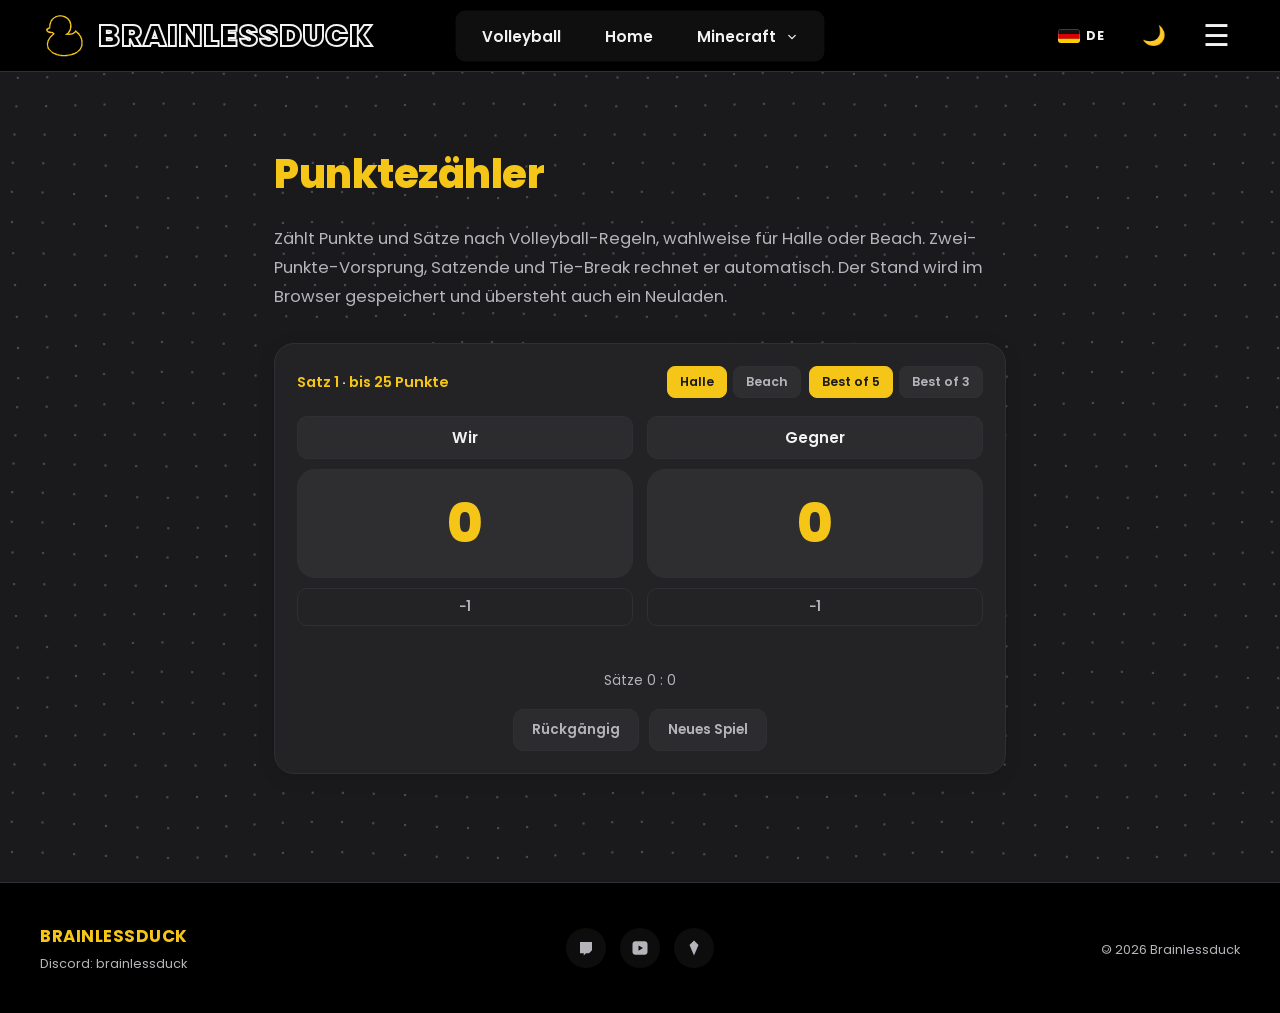
<file: punktezaehler.html>
<!DOCTYPE html>
<html lang="de">
<head>
<meta charset="UTF-8">
  <meta name="viewport" content="width=device-width, initial-scale=1">
<title>Punktezähler – Brainlessduck</title>
<link rel="icon" type="image/svg+xml" href="favicon.svg">
<link rel="icon" type="image/png" sizes="32x32" href="favicon-32.png">
<link rel="icon" type="image/png" sizes="16x16" href="favicon-16.png">
<link rel="shortcut icon" href="favicon.ico">
<link rel="apple-touch-icon" sizes="180x180" href="apple-touch-icon.png">
<link rel="manifest" href="site.webmanifest">
<meta name="theme-color" content="#000000">
<meta http-equiv="Cache-Control" content="no-cache, no-store, must-revalidate">
<meta http-equiv="Pragma" content="no-cache">
<meta http-equiv="Expires" content="0">
<meta name="description" content="Volleyball-Punktezähler fürs Handy: zählt Punkte und Sätze, erkennt Satzende, Zwei-Punkte-Vorsprung und Tie-Break automatisch.">
<meta name="author" content="Brainlessduck">
<link rel="canonical" href="https://brainlessduck.github.io/Brainlessduck/punktezaehler.html">
<meta property="og:type" content="website">
<meta property="og:site_name" content="Brainlessduck">
<meta property="og:locale" content="de_DE">
<meta property="og:title" content="Punktezähler – Brainlessduck">
<meta property="og:description" content="Volleyball-Punktezähler fürs Handy: zählt Punkte und Sätze, erkennt Satzende, Zwei-Punkte-Vorsprung und Tie-Break automatisch.">
<meta property="og:url" content="https://brainlessduck.github.io/Brainlessduck/punktezaehler.html">
<meta property="og:image" content="https://brainlessduck.github.io/Brainlessduck/android-chrome-512.png">
<meta name="twitter:card" content="summary">
<meta name="twitter:title" content="Punktezähler – Brainlessduck">
<meta name="twitter:description" content="Volleyball-Punktezähler fürs Handy: zählt Punkte und Sätze, erkennt Satzende, Zwei-Punkte-Vorsprung und Tie-Break automatisch.">
<meta name="twitter:image" content="https://brainlessduck.github.io/Brainlessduck/android-chrome-512.png">
<link rel="stylesheet" href="style.css?v=2">
<script>if(localStorage.getItem('theme')==='light')document.documentElement.setAttribute('data-theme','light');</script>
</head>
<body>
<canvas id="bg-canvas" aria-hidden="true"></canvas>

<nav>
  <a href="https://brainlessduck.github.io/Brainlessduck/index.html" class="logo">
    <svg class="logo-icon" viewBox="0 0 745 808" xmlns="http://www.w3.org/2000/svg">
      <path d="M 224 73 L 218 83 L 200 87 L 152 135 L 124 206 L 124 258 L 81 278 L 71 292 L 76 319 L 100 343 L 138 358 L 170 353 L 181 363 L 181 372 L 133 416 L 95 478 L 86 524 L 81 525 L 95 614 L 176 695 L 238 724 L 286 738 L 313 738 L 314 743 L 432 743 L 433 738 L 484 734 L 546 715 L 585 695 L 651 638 L 685 567 L 685 473 L 680 472 L 680 449 L 666 424 L 666 411 L 637 377 L 637 368 L 570 306 L 562 306 L 552 329 L 518 354 L 489 363 L 447 362 L 466 343 L 489 301 L 494 268 L 499 267 L 499 206 L 494 205 L 494 187 L 480 149 L 442 102 L 389 68 L 362 64 L 361 59 L 333 59 L 332 54 L 291 54 Z M 219 101 L 262 82 L 280 82 L 281 77 L 342 77 L 343 82 L 375 87 L 409 110 L 418 110 L 457 154 L 471 201 L 476 202 L 471 286 L 438 343 L 385 381 L 480 386 L 481 381 L 518 377 L 547 362 L 562 343 L 579 343 L 633 402 L 661 468 L 661 500 L 666 501 L 661 567 L 638 619 L 589 668 L 571 673 L 546 692 L 519 696 L 489 711 L 443 715 L 442 720 L 400 720 L 399 725 L 348 725 L 346 720 L 305 720 L 285 711 L 262 711 L 237 696 L 215 692 L 167 663 L 123 614 L 109 581 L 109 563 L 104 562 L 104 530 L 109 529 L 114 492 L 147 435 L 214 371 L 214 364 L 185 335 L 115 325 L 99 310 L 99 297 L 142 272 L 147 206 L 152 205 L 161 164 L 180 144 L 180 135 Z" fill="#f5c518" fill-rule="evenodd"/>
    </svg>
    BRAINLESSDUCK
  </a>
  <div class="nav-links">
    <a href="interests.html">Volleyball</a>
    <a href="index.html">Home</a>
    <div class="nav-item">
      <a href="minecraft.html">Minecraft <svg class="nav-caret" viewBox="0 0 24 24" fill="none" stroke="currentColor" stroke-width="2.4" stroke-linecap="round" stroke-linejoin="round"><polyline points="6 9 12 15 18 9"/></svg></a>
      <div class="nav-dropdown">
        <a href="minecraft.html#modpacks">Modpacks</a>
      </div>
    </div>
  </div>
  <div class="nav-controls">
    <button type="button" class="lang-toggle" id="lang-toggle" onclick="toggleLang()" title="Sprache / Language" aria-label="Sprache wechseln / Change language">
      <svg class="flag flag-de" viewBox="0 0 24 16" aria-hidden="true"><rect width="24" height="16" rx="2.5" fill="#111"/><path d="M0 5.33h24v5.34H0z" fill="#dd0000"/><path d="M0 10.67h24v3.08a2.5 2.5 0 0 1-2.5 2.25h-19A2.5 2.5 0 0 1 0 13.75z" fill="#ffce00"/><rect x="0.4" y="0.4" width="23.2" height="15.2" rx="2.2" fill="none" stroke="rgba(255,255,255,0.3)" stroke-width="0.8"/></svg><svg class="flag flag-en" viewBox="0 0 24 16" aria-hidden="true"><defs><clipPath id="flag-en-clip"><rect width="24" height="16" rx="2.5"/></clipPath></defs><g clip-path="url(#flag-en-clip)"><rect width="24" height="16" fill="#fff"/><path d="M0 0.00h24v1.23H0z" fill="#b22234"/><path d="M0 2.46h24v1.23H0z" fill="#b22234"/><path d="M0 4.92h24v1.23H0z" fill="#b22234"/><path d="M0 7.38h24v1.23H0z" fill="#b22234"/><path d="M0 9.85h24v1.23H0z" fill="#b22234"/><path d="M0 12.31h24v1.23H0z" fill="#b22234"/><path d="M0 14.77h24v1.23H0z" fill="#b22234"/><rect width="10" height="8.62" fill="#3c3b6e"/><circle cx="1.70" cy="1.50" r="0.62" fill="#fff"/><circle cx="3.85" cy="1.50" r="0.62" fill="#fff"/><circle cx="6.00" cy="1.50" r="0.62" fill="#fff"/><circle cx="8.15" cy="1.50" r="0.62" fill="#fff"/><circle cx="1.70" cy="3.40" r="0.62" fill="#fff"/><circle cx="3.85" cy="3.40" r="0.62" fill="#fff"/><circle cx="6.00" cy="3.40" r="0.62" fill="#fff"/><circle cx="8.15" cy="3.40" r="0.62" fill="#fff"/><circle cx="1.70" cy="5.30" r="0.62" fill="#fff"/><circle cx="3.85" cy="5.30" r="0.62" fill="#fff"/><circle cx="6.00" cy="5.30" r="0.62" fill="#fff"/><circle cx="8.15" cy="5.30" r="0.62" fill="#fff"/><circle cx="1.70" cy="7.20" r="0.62" fill="#fff"/><circle cx="3.85" cy="7.20" r="0.62" fill="#fff"/><circle cx="6.00" cy="7.20" r="0.62" fill="#fff"/><circle cx="8.15" cy="7.20" r="0.62" fill="#fff"/></g><rect x="0.4" y="0.4" width="23.2" height="15.2" rx="2.2" fill="none" stroke="rgba(255,255,255,0.3)" stroke-width="0.8"/></svg>
      <span id="lang-label">DE</span>
    </button>
    <div class="theme-toggle" id="theme-toggle" onclick="toggleTheme()" title="Hell-/Dunkelmodus" data-i18n-title="nav.theme">🌙</div>
    <div class="menu-toggle" onclick="event.stopPropagation(); document.getElementById('site-menu').classList.toggle('show')" title="Menü" aria-label="Menü öffnen" data-i18n-title="nav.menu" data-i18n-aria="nav.menu">☰</div>
  </div>
  <div class="menu-dropdown" id="site-menu">
    <a href="index.html">Home</a>
    <a href="interests.html">Volleyball</a>
    <a href="minecraft.html">Minecraft</a>
    <a href="minecraft.html#modpacks" class="menu-sub">Modpacks</a>
  </div>
</nav>

<main>
  <h1 class="hero-heading" data-i18n="pz.h1">Punktezähler</h1>
  <p data-i18n="pz.intro">Zählt Punkte und Sätze nach Volleyball-Regeln, wahlweise für Halle oder Beach. Zwei-Punkte-Vorsprung, Satzende und Tie-Break rechnet er automatisch. Der Stand wird im Browser gespeichert und übersteht auch ein Neuladen.</p>

  <div class="scoreboard">
    <div class="board-top">
      <div class="board-meta"><span data-i18n="pz.set">Satz</span> <span id="set-no">1</span> &middot; <span data-i18n="pz.to">bis</span> <span id="set-target">25</span> <span data-i18n="pz.points">Punkte</span></div>
      <div class="board-toggles">
        <div class="board-mode">
          <button type="button" id="court-hall" class="active" onclick="setCourt('hall')" data-i18n="pz.hall">Halle</button>
          <button type="button" id="court-beach" onclick="setCourt('beach')">Beach</button>
        </div>
        <div class="board-mode" id="bestof-group">
          <button type="button" id="mode-5" class="active" onclick="setMode(5)">Best of 5</button>
          <button type="button" id="mode-3" onclick="setMode(3)">Best of 3</button>
        </div>
      </div>
    </div>

    <div class="teams">
      <div class="team">
        <input class="team-name" id="name-0" value="Wir" maxlength="14" aria-label="Name Team 1" data-i18n-aria="pz.name1" oninput="renameTeam(0, this.value)">
        <button type="button" class="point-btn" id="pts-0" onclick="addPoint(0)" aria-label="Punkt für Team 1" data-i18n-aria="pz.point1">0</button>
        <button type="button" class="minus-btn" onclick="removePoint(0)">&minus;1</button>
      </div>
      <div class="team">
        <input class="team-name" id="name-1" value="Gegner" maxlength="14" aria-label="Name Team 2" data-i18n-aria="pz.name2" oninput="renameTeam(1, this.value)">
        <button type="button" class="point-btn" id="pts-1" onclick="addPoint(1)" aria-label="Punkt für Team 2" data-i18n-aria="pz.point2">0</button>
        <button type="button" class="minus-btn" onclick="removePoint(1)">&minus;1</button>
      </div>
    </div>

    <p class="board-hint" id="hint" role="status" aria-live="polite"></p>
    <p class="board-sets" id="sets-line">Sätze 0 : 0</p>

    <div class="board-actions">
      <button type="button" onclick="undo()" data-i18n="pz.undo">Rückgängig</button>
      <button type="button" onclick="resetMatch()" data-i18n="pz.new">Neues Spiel</button>
    </div>
  </div>
</main>

<footer class="site-footer">
  <div class="footer-col">
    <strong>BRAINLESSDUCK</strong>
    <span class="discord-text">Discord: brainlessduck</span>
  </div>
  <div class="footer-col footer-social">
    <a href="https://www.twitch.tv/brainlessduck" target="_blank" title="Twitch">
      <svg viewBox="0 0 24 24" fill="currentColor"><path d="M4 4h16v11l-4 4h-4l-3 3v-3H4V4z"/></svg>
    </a>
    <a href="https://www.youtube.com/channel/UCdhdbUvaJ3EtA1hIeOMo19w" target="_blank" title="YouTube">
      <svg viewBox="0 0 24 24" fill="currentColor"><path fill-rule="evenodd" d="M2 7a4 4 0 0 1 4-4h12a4 4 0 0 1 4 4v10a4 4 0 0 1-4 4H6a4 4 0 0 1-4-4V7z M10 8.5v7l6-3.5-6-3.5z"/></svg>
    </a>
    <a href="https://plancke.io/hypixel/player/stats/Brainlessduck#BedWars" target="_blank" title="Hypixel">
      <svg viewBox="0 0 24 24" fill="currentColor"><path d="M12 2l6 6-6 14L6 8z"/></svg>
    </a>
  </div>
  <div class="footer-col footer-copy">
    <span><span style="display:inline-block;transform:scaleX(-1);">©</span> 2026 Brainlessduck</span>
  </div>
</footer>

<script src="i18n.js?v=1"></script>
<script>
const STORAGE_KEY = 'bd-punktezaehler';
let history = [];

function fresh() {
  return { names: [t('pz.team1'), t('pz.team2')], namesCustom: [false, false], points: [0, 0], sets: [0, 0], setNo: 1, bestOf: 5, court: 'hall', log: [], done: false };
}

function load() {
  try {
    const raw = localStorage.getItem(STORAGE_KEY);
    if (!raw) return null;
    const s = JSON.parse(raw);
    if (!s || !Array.isArray(s.points) || !Array.isArray(s.sets)) return null;
    if (s.court !== 'beach') s.court = 'hall';
    if (!Array.isArray(s.namesCustom)) s.namesCustom = [false, false];
    return s;
  } catch (e) {
    return null;
  }
}

function save() {
  try { localStorage.setItem(STORAGE_KEY, JSON.stringify(state)); } catch (e) {}
}

let state = load() || fresh();

/* Halle: 25 Punkte, Beach: 21. Der Entscheidungssatz geht immer nur bis 15. */
function target() {
  if (state.court === 'beach') return state.setNo === 3 ? 15 : 21;
  return state.setNo === state.bestOf ? 15 : 25;
}

function isBeach() {
  return state.court === 'beach';
}

function setsToWin() {
  return Math.ceil(state.bestOf / 2);
}

function snapshot() {
  history.push(JSON.stringify(state));
  if (history.length > 80) history.shift();
}

function addPoint(i) {
  if (state.done) return;
  snapshot();
  state.points[i]++;
  const tgt = target();
  if (state.points[i] >= tgt && state.points[i] - state.points[1 - i] >= 2) {
    state.sets[i]++;
    state.log.push([state.points[0], state.points[1]]);
    state.points = [0, 0];
    if (state.sets[i] >= setsToWin()) {
      state.done = true;
    } else {
      state.setNo++;
    }
  }
  render();
}

function removePoint(i) {
  if (state.done || state.points[i] === 0) return;
  snapshot();
  state.points[i]--;
  render();
}

function undo() {
  const prev = history.pop();
  if (!prev) return;
  state = JSON.parse(prev);
  render();
}

function renameTeam(i, value) {
  state.names[i] = value;
  state.namesCustom[i] = true;
  save();
  updateHint();
}

function setCourt(c) {
  if (c === state.court) return;
  const started = state.sets[0] || state.sets[1] || state.points[0] || state.points[1];
  if (started && !confirm(t('pz.confirm.court'))) return;
  const names = state.names.slice();
  const custom = state.namesCustom.slice();
  history = [];
  state = fresh();
  state.names = names;
  state.namesCustom = custom;
  state.court = c;
  state.bestOf = c === 'beach' ? 3 : 5;
  render();
}

function setMode(n) {
  if (n === state.bestOf) return;
  const started = state.sets[0] || state.sets[1] || state.points[0] || state.points[1];
  if (started && !confirm(t('pz.confirm.mode'))) return;
  const names = state.names.slice();
  const custom = state.namesCustom.slice();
  history = [];
  state = fresh();
  state.names = names;
  state.namesCustom = custom;
  state.bestOf = n;
  render();
}

function resetMatch() {
  if (!confirm(t('pz.confirm.reset'))) return;
  const names = state.names.slice();
  const bestOf = state.bestOf;
  history = [];
  state = fresh();
  state.names = names;
  state.bestOf = bestOf;
  render();
}

function updateHint() {
  const hint = document.getElementById('hint');
  if (state.done) {
    const w = state.sets[0] > state.sets[1] ? 0 : 1;
    hint.textContent = (state.names[w] || t('pz.team') + (w + 1)) + t('pz.wins') + state.sets[w] + ':' + state.sets[1 - w];
    return;
  }
  const tgt = target();
  for (let i = 0; i < 2; i++) {
    if (state.points[i] >= tgt - 1 && state.points[i] - state.points[1 - i] >= 1) {
      const matchball = state.sets[i] === setsToWin() - 1;
      hint.textContent = (matchball ? t('pz.matchpoint') : t('pz.setpoint')) + (state.names[i] || t('pz.team') + (i + 1));
      return;
    }
  }
  /* Beach: Seitenwechsel alle 7 Punkte, im Entscheidungssatz alle 5 */
  if (isBeach()) {
    const sum = state.points[0] + state.points[1];
    const every = state.setNo === 3 ? 5 : 7;
    if (sum > 0 && sum % every === 0) {
      hint.textContent = t('pz.sidechange');
      return;
    }
  }
  hint.textContent = '';
}

function render() {
  document.getElementById('set-no').textContent = state.setNo;
  document.getElementById('set-target').textContent = target();
  for (let i = 0; i < 2; i++) {
    document.getElementById('pts-' + i).textContent = state.points[i];
    const nameEl = document.getElementById('name-' + i);
    if (nameEl.value !== state.names[i]) nameEl.value = state.names[i];
  }
  const beach = isBeach();
  document.body.classList.toggle('beach', beach);
  document.querySelector('.scoreboard').classList.toggle('beach', beach);
  document.getElementById('court-hall').classList.toggle('active', !beach);
  document.getElementById('court-beach').classList.toggle('active', beach);
  document.getElementById('bestof-group').style.display = beach ? 'none' : '';
  document.getElementById('mode-5').classList.toggle('active', state.bestOf === 5);
  document.getElementById('mode-3').classList.toggle('active', state.bestOf === 3);

  let line = t('pz.sets') + ' ' + state.sets[0] + ' : ' + state.sets[1];
  if (state.log.length) {
    line += ' \u2003 ' + state.log.map(s => s[0] + ':' + s[1]).join(' \u00b7 ');
  }
  document.getElementById('sets-line').textContent = line;

  updateHint();
  save();
}

if (typeof onLangChange === 'function') {
  onLangChange(function () {
    if (!state.namesCustom[0]) state.names[0] = t('pz.team1');
    if (!state.namesCustom[1]) state.names[1] = t('pz.team2');
    render();
  });
}

render();
</script>
<script src="main.js?v=1"></script>
<script data-goatcounter="https://brainlessduck.goatcounter.com/count"
        async src="//gc.zgo.at/count.js"></script>
<script src="background.js?v=6"></script>
</body>
</html>
</file>
<file: style.css>
@import url('https://fonts.googleapis.com/css2?family=Poppins:wght@400;500;600;700;900&display=swap');

:root {
  --bg: #1a1a1d;
  --nav-bg: #000000;
  --card-bg: #232326;
  --card-border: #303034;
  --accent: #f5c518;
  --link-blue: #4db8ff;
  --text: #f2f2f2;
  --text-dim: #b4b4ba;
  --transition: background 0.2s ease, color 0.2s ease, border-color 0.2s ease;
}

html[data-theme="light"] {
  --bg: #f7f2e7;
  --nav-bg: #fdfaf3;
  --card-bg: #fffdf7;
  --card-border: #e8e0cc;
  --accent: #f5c518;
  --link-blue: #0d7fce;
  --text: #2b2620;
  --text-dim: #6b6153;
}

* {
  margin: 0;
  padding: 0;
  box-sizing: border-box;
}

a {
  text-decoration: none;
}

body {
  background: var(--bg);
  color: var(--text);
  font-family: 'Poppins', Arial, sans-serif;
  min-height: 100vh;
  transition: var(--transition);
}

/* ===== NAV ===== */
nav {
  background: var(--nav-bg);
  position: relative;
  height: 72px;
  border-bottom: 1px solid var(--card-border);
  transition: var(--transition);
}

.logo {
  position: absolute;
  left: 40px;
  top: 50%;
  transform: translateY(-50%);
  display: flex;
  align-items: center;
  gap: 10px;
  font-weight: 900;
  font-size: 1.9rem;
  letter-spacing: 1px;
  color: var(--nav-bg);
  -webkit-text-stroke: 2px var(--text);
  text-decoration: none !important;
  cursor: pointer;
}

.logo:hover,
.logo:visited,
.logo:active {
  text-decoration: none !important;
}

html[data-theme="light"] .logo {
  color: var(--nav-bg);
  -webkit-text-stroke: 2px var(--text);
}

.logo-icon {
  width: 48px;
  height: 48px;
}

.nav-links {
  position: absolute;
  left: 50%;
  top: 50%;
  transform: translate(-50%, -50%);
  display: flex;
  align-items: center;
  gap: 4px;
  background: rgba(255, 255, 255, 0.06);
  border-radius: 10px;
  padding: 6px;
}

html[data-theme="light"] .nav-links {
  background: rgba(0, 0, 0, 0.05);
}

.nav-links a {
  color: var(--text);
  text-decoration: none;
  font-size: 0.95rem;
  font-weight: 600;
  padding: 8px 20px;
  border-radius: 8px;
  transition: background 0.15s ease;
}

html[data-theme="light"] .nav-links {
  background: transparent;
  gap: 8px;
  padding: 0;
}

html[data-theme="light"] .nav-links a {
  background: rgba(0, 0, 0, 0.05);
}

.nav-links a:hover {
  background: rgba(255, 255, 255, 0.1);
}

html[data-theme="light"] .nav-links a:hover {
  background: rgba(0, 0, 0, 0.1);
}

.nav-links a.active {
  background: rgba(255, 255, 255, 0.2);
}

html[data-theme="light"] .nav-links a.active {
  background: var(--accent);
  color: #1a1a1a;
}

.nav-item {
  position: relative;
  display: flex;
  align-items: center;
}

.nav-caret {
  display: inline-flex;
  margin-left: 6px;
  width: 13px;
  height: 13px;
  vertical-align: middle;
  transition: transform 0.18s ease;
}

.nav-item:hover .nav-caret {
  transform: rotate(180deg);
}

.nav-dropdown {
  position: absolute;
  top: 100%;
  left: 50%;
  background: var(--card-bg);
  border: 1px solid var(--card-border);
  border-radius: 14px;
  padding: 8px;
  min-width: 140px;
  box-shadow: 0 12px 28px rgba(0, 0, 0, 0.18);
  opacity: 0;
  visibility: hidden;
  transform: translate(-50%, 6px);
  transition: opacity 0.15s ease 0.15s, transform 0.15s ease 0.15s, visibility 0.15s 0.15s;
  z-index: 25;
}

/* Unsichtbare Bruecke unterhalb des Links: haelt den Hover, waehrend die
   Maus nach unten ins Dropdown wandert. Liegt nicht ueber dem Link selbst,
   damit Klicks auf den Nav-Link weiter ankommen. */
.nav-item::after {
  content: "";
  position: absolute;
  top: 100%;
  left: -14px;
  right: -14px;
  height: 16px;
  pointer-events: none;
}

.nav-item:hover::after,
.nav-item:focus-within::after {
  pointer-events: auto;
}

.nav-item:hover .nav-dropdown,
.nav-item:focus-within .nav-dropdown {
  opacity: 1;
  visibility: visible;
  transform: translate(-50%, 0);
  transition-delay: 0s;
}

.nav-dropdown a {
  display: block;
  padding: 8px 14px;
  font-size: 0.85rem;
  font-weight: 500;
  border-radius: 8px;
  background: none;
}

.nav-dropdown a:hover {
  background: rgba(255, 255, 255, 0.07);
}

html[data-theme="light"] .nav-dropdown a:hover {
  background: rgba(0, 0, 0, 0.05);
}

/* ===== RIGHT CONTROLS (Menu + Theme toggle) ===== */
.nav-controls {
  position: absolute;
  top: 0;
  right: 0;
  height: 72px;
  display: flex;
  align-items: center;
  gap: 18px;
  padding-right: 40px;
}

.theme-toggle {
  cursor: pointer;
  font-size: 1.2rem;
  user-select: none;
  line-height: 1;
  color: var(--text);
  width: 40px;
  height: 40px;
  border-radius: 50%;
  display: flex;
  align-items: center;
  justify-content: center;
  transition: background 0.15s ease;
}

.theme-toggle:hover {
  background: rgba(255, 255, 255, 0.1);
}

html[data-theme="light"] .theme-toggle:hover {
  background: rgba(0, 0, 0, 0.06);
}

.menu-toggle {
  cursor: pointer;
  display: flex;
  align-items: center;
  justify-content: center;
  width: 48px;
  height: 48px;
  border-radius: 50%;
  color: var(--text);
  font-size: 1.9rem;
  user-select: none;
  transition: background 0.15s ease;
}

.menu-toggle:hover {
  background: rgba(255, 255, 255, 0.1);
}

html[data-theme="light"] .menu-toggle:hover {
  background: rgba(0, 0, 0, 0.06);
}

.menu-dropdown {
  position: absolute;
  top: 60px;
  right: 40px;
  background: var(--card-bg);
  border: 1px solid var(--card-border);
  border-radius: 18px;
  padding: 10px;
  min-width: 180px;
  box-shadow: 0 12px 28px rgba(0, 0, 0, 0.18);
  z-index: 30;
  opacity: 0;
  visibility: hidden;
  transform: translateY(-8px) scale(0.97);
  transform-origin: top right;
  transition: opacity 0.16s ease, transform 0.16s ease, visibility 0.16s;
}

.menu-dropdown.show {
  opacity: 1;
  visibility: visible;
  transform: translateY(0) scale(1);
}

.menu-dropdown a {
  display: block;
  color: var(--text);
  text-decoration: none;
  font-size: 0.9rem;
  font-weight: 500;
  padding: 10px 14px;
  border-radius: 8px;
}

.menu-dropdown a:hover {
  background: rgba(255, 255, 255, 0.07);
}

html[data-theme="light"] .menu-dropdown a:hover {
  background: rgba(0, 0, 0, 0.05);
}

/* ===== MAIN CONTENT ===== */
main {
  max-width: 780px;
  margin: 0 auto;
  padding: 72px 24px;
  min-height: 90vh;
}

h1 {
  color: var(--accent);
  margin-bottom: 20px;
  font-size: 2.5rem;
  font-weight: 800;
  letter-spacing: -0.5px;
}

h1.hero-heading {
  color: var(--accent);
}

html[data-theme="light"] h1.hero-heading {
  color: #f5c518;
  -webkit-text-stroke: 2px #b8860b;
}

p {
  color: var(--text-dim);
  line-height: 1.75;
  margin-bottom: 16px;
  font-size: 1.04rem;
}

ul {
  color: var(--text-dim);
  line-height: 1.9;
  padding-left: 22px;
}

/* ===== SOCIAL CARD (Home page) ===== */
.social-card {
  margin-top: 44px;
  background: var(--card-bg);
  border: 1px solid var(--card-border);
  border-radius: 20px;
  padding: 30px 30px;
  box-shadow: 0 4px 18px rgba(0, 0, 0, 0.1);
  transition: var(--transition);
}

.social-card h2 {
  font-size: 1.15rem;
  color: var(--text);
  margin-bottom: 16px;
  font-weight: 700;
}

.social-links {
  display: grid;
  grid-template-columns: repeat(3, 1fr);
  gap: 14px;
}

.social-links a {
  display: flex;
  flex-direction: column;
  align-items: center;
  justify-content: center;
  gap: 8px;
  min-height: 100px;
  color: var(--link-blue);
  text-decoration: none;
  font-size: 0.72rem;
  font-weight: 500;
  padding: 20px 10px;
  border-radius: 18px;
  background: rgba(255, 255, 255, 0.04);
  border: 1px solid var(--card-border);
  box-shadow: 0 2px 10px rgba(0, 0, 0, 0.12);
  transition: background 0.15s ease, transform 0.15s ease, box-shadow 0.15s ease;
  text-align: center;
  white-space: nowrap;
  line-height: 1.4;
}

html[data-theme="light"] .social-links a {
  background: rgba(0, 0, 0, 0.03);
}

.social-links a:hover {
  background: rgba(255, 255, 255, 0.09);
  transform: translateY(-3px);
  box-shadow: 0 8px 20px rgba(0, 0, 0, 0.2);
}

html[data-theme="light"] .social-links a:hover {
  background: rgba(0, 0, 0, 0.03);
  transform: translateY(-3px);
  box-shadow: 0 8px 20px rgba(0, 0, 0, 0.08);
}

.social-links .tag {
  flex-shrink: 0;
  font-size: 0.75rem;
  font-weight: 700;
  color: #1a1a1a;
  background: var(--accent);
  padding: 4px 12px;
  border-radius: 6px;
  text-decoration: none;
  display: inline-block;
  min-width: 70px;
}

/* ===== SCROLL FADE-IN ===== */
.fade-in {
  opacity: 0;
  transform: translateY(24px);
  transition: opacity 0.6s ease, transform 0.6s ease;
}

.fade-in.visible {
  opacity: 1;
  transform: translateY(0);
}

/* ===== LOGO HOVER ===== */
.logo-icon {
  transition: transform 0.25s ease;
}

.logo:hover .logo-icon {
  transform: scale(1.12) rotate(-6deg);
}

/* ===== FOOTER ===== */
.site-footer {
  background: var(--nav-bg);
  border-top: 1px solid var(--card-border);
  padding: 40px 40px;
  display: grid;
  grid-template-columns: 1fr auto 1fr;
  align-items: center;
  gap: 24px;
  transition: var(--transition);
}

.footer-col {
  text-align: left;
}

.footer-col strong {
  color: var(--accent);
  font-size: 1.05rem;
  letter-spacing: 0.5px;
}

.footer-col p {
  color: var(--text-dim);
  font-size: 0.85rem;
  margin-top: 6px;
  max-width: 260px;
  text-align: left;
}

.discord-text {
  display: block;
  color: var(--text-dim);
  font-size: 0.8rem;
  margin-top: 6px;
}

.footer-copy {
  text-align: right;
  justify-self: end;
}

.footer-copy span {
  color: var(--text-dim);
  font-size: 0.8rem;
}

.footer-social {
  display: flex;
  gap: 14px;
  justify-self: center;
}

.footer-social a {
  color: var(--text-dim);
  width: 40px;
  height: 40px;
  border-radius: 50%;
  display: flex;
  align-items: center;
  justify-content: center;
  background: rgba(255, 255, 255, 0.05);
  transition: background 0.18s ease, color 0.18s ease, transform 0.18s ease;
}

html[data-theme="light"] .footer-social a {
  background: rgba(0, 0, 0, 0.04);
}

.footer-social a svg {
  width: 18px;
  height: 18px;
}

.footer-social a:hover {
  color: var(--accent);
  background: rgba(255, 255, 255, 0.1);
  transform: translateY(-4px);
}

html[data-theme="light"] .footer-social a:hover {
  background: rgba(0, 0, 0, 0.06);
}

/* ===== DOCK (schwebende Taskbar) ===== */
.dock-wrapper {
  display: flex;
  justify-content: center;
  padding: 30vh 0 60px;
}

.dock {
  position: static;
  display: flex;
  gap: 10px;
}

.dock-item {
  width: 46px;
  height: 46px;
  border-radius: 15px;
  display: flex;
  align-items: center;
  justify-content: center;
  color: #f5c518;
  background: none;
  transition: transform 0.18s cubic-bezier(.34,1.56,.64,1), background 0.18s ease, color 0.18s ease;
}

.dock-item svg {
  width: 22px;
  height: 22px;
}

.dock-item:hover {
  transform: translateY(-10px) scale(1.14);
  background: rgba(245, 197, 24, 0.15);
  color: #f5c518;
}

/* ===== MODPACKS ===== */
.modpack-subheading {
  font-size: 0.78rem;
  text-transform: uppercase;
  letter-spacing: 0.8px;
  color: var(--text-dim);
  font-weight: 700;
  margin: 22px 0 10px;
}

.modpack-subheading:first-of-type {
  margin-top: 0;
}

.social-card.compact {
  padding: 16px 22px;
  box-shadow: none;
}

.social-card.compact h2 {
  font-size: 0.85rem;
  color: var(--text-dim);
  font-weight: 600;
  margin-bottom: 10px;
}

.modpack-grid {
  display: grid;
  grid-template-columns: repeat(auto-fill, minmax(150px, 1fr));
  gap: 14px;
}

.modpack-item {
  font: inherit;
  text-align: left;
  width: 100%;
  background: rgba(255, 255, 255, 0.04);
  border: 1px solid var(--card-border);
  border-radius: 16px;
  padding: 16px 14px;
  display: flex;
  flex-direction: column;
  justify-content: space-between;
  align-items: flex-start;
  min-height: 92px;
  gap: 5px;
  cursor: pointer;
  transition: transform 0.15s ease, box-shadow 0.15s ease, background 0.15s ease;
}

html[data-theme="light"] .modpack-item {
  background: rgba(0, 0, 0, 0.03);
}

.modpack-item:hover {
  transform: translateY(-4px);
  box-shadow: 0 8px 20px rgba(0, 0, 0, 0.18);
}

.modpack-item strong {
  color: var(--accent);
  font-size: 1rem;
  font-weight: 700;
  line-height: 1.25;
}

.modpack-item .modpack-author {
  color: var(--text-dim);
  font-size: 0.72rem;
  align-self: flex-start;
}

/* ===== MODPACK-MODAL ===== */
.modal-overlay {
  position: fixed;
  inset: 0;
  background: rgba(0, 0, 0, 0.5);
  display: flex;
  align-items: center;
  justify-content: center;
  z-index: 100;
  opacity: 0;
  visibility: hidden;
  transition: opacity 0.15s ease, visibility 0.15s;
}

.modal-overlay.show {
  opacity: 1;
  visibility: visible;
}

.modal-box {
  background: var(--card-bg);
  border: 1px solid var(--card-border);
  border-radius: 18px;
  padding: 24px 26px;
  max-width: 360px;
  width: 90%;
  box-shadow: 0 20px 50px rgba(0, 0, 0, 0.3);
  transform: scale(0.94) translateY(6px);
  transition: transform 0.15s ease;
}

.modal-overlay.show .modal-box {
  transform: scale(1) translateY(0);
}

.modal-box h3 {
  color: var(--accent);
  font-size: 1.15rem;
  margin-bottom: 10px;
}

.modal-box p {
  color: var(--text-dim);
  font-size: 0.9rem;
  line-height: 1.5;
}

.modal-discord {
  margin-top: 12px;
  font-weight: 600;
}

.modal-discord a {
  color: var(--link-blue);
}

.modal-close {
  margin-top: 18px;
  display: inline-block;
  padding: 10px 22px;
  border-radius: 10px;
  background: var(--accent);
  color: #1a1a1a;
  font-family: inherit;
  font-weight: 700;
  font-size: 0.95rem;
  letter-spacing: 0.3px;
  cursor: pointer;
  border: none;
  box-shadow: 0 4px 12px rgba(0, 0, 0, 0.15);
  transition: transform 0.15s ease, box-shadow 0.15s ease;
}

.modal-close:hover {
  transform: translateY(-2px);
  box-shadow: 0 6px 16px rgba(0, 0, 0, 0.2);
}

/* ===== MOBILE ONLY – Desktop bleibt unverändert ===== */
@media (max-width: 700px) {
  nav {
    height: auto;
    display: flex;
    flex-direction: column;
    align-items: center;
    gap: 14px;
    padding: 18px 16px 14px;
  }

  .logo {
    position: static;
    transform: none;
    justify-content: center;
    font-size: 1.5rem;
    gap: 8px;
  }

  .logo-icon {
    width: 34px;
    height: 34px;
  }

  .nav-links {
    position: static;
    transform: none;
    width: 100%;
    justify-content: center;
    gap: 4px;
    padding: 5px;
    flex-wrap: wrap;
  }

  .nav-links a {
    padding: 8px 14px;
    font-size: 0.85rem;
  }

  .nav-controls {
    position: absolute;
    top: 18px;
    right: 16px;
    height: auto;
    padding-right: 0;
    gap: 14px;
  }

  .menu-dropdown {
    top: 58px;
    right: 16px;
  }

  main {
    padding: 40px 18px;
  }

  h1 {
    font-size: 1.7rem;
  }

  .social-card {
    padding: 20px;
  }

  .social-links {
    grid-template-columns: 1fr;
  }

  .social-links a {
    flex-direction: row;
    justify-content: flex-start;
    min-height: auto;
    padding: 14px 16px;
    font-size: 0.85rem;
  }

  .site-footer {
    display: flex;
    flex-direction: column;
    align-items: flex-start;
    padding: 30px 20px;
    gap: 18px;
  }

  .footer-social {
    justify-self: unset;
  }

  .footer-copy {
    text-align: left;
    justify-self: unset;
  }
}

/* ===== FOKUS-SICHTBARKEIT (Tastaturbedienung) ===== */
.modpack-item:focus-visible,
.modal-close:focus-visible,
a:focus-visible,
button:focus-visible {
  outline: 2px solid var(--accent);
  outline-offset: 2px;
}

/* ===== INTERAKTIVER HINTERGRUND (elastisches Raster) ===== */
#bg-canvas {
  position: fixed;
  inset: 0;
  width: 100%;
  height: 100%;
  z-index: 0;
  pointer-events: none;
  display: block;
}

body > main,
body > footer {
  position: relative;
  z-index: 1;
}

/* Nav-Leiste und ihre Dropdowns immer ueber dem Seiteninhalt */
.nav-links,
.nav-controls {
  z-index: 2;
}

/* Nav ueber dem Inhalt, sonst verdeckt main die Dropdowns */
body > nav {
  position: relative;
  z-index: 10;
}

/* ===== TOUCH-GERAETE: NAV-DROPDOWN PER TAP ===== */
.nav-item.open .nav-dropdown {
  opacity: 1;
  visibility: visible;
  transform: translate(-50%, 0);
  transition-delay: 0s;
}

.nav-item.open .nav-caret {
  transform: rotate(180deg);
}

/* Untereintraege im Hamburger-Menue */
.menu-dropdown a.menu-sub {
  font-size: 0.82rem;
  color: var(--text-dim);
  padding-left: 26px;
}

/* ===== VOLLEYBALL: ZONEN-GRAFIK ===== */
.zone-court {
  display: block;
  width: 100%;
  max-width: 320px;
  height: auto;
  margin: 4px auto 18px;
}

.info-list {
  list-style: none;
  padding-left: 0;
  margin: 0;
  display: grid;
  gap: 10px;
}

.info-list li {
  display: flex;
  gap: 12px;
  align-items: baseline;
  line-height: 1.6;
  color: var(--text-dim);
  font-size: 0.95rem;
}

.info-list .abbr {
  flex-shrink: 0;
  min-width: 42px;
  text-align: center;
  font-size: 0.75rem;
  font-weight: 700;
  color: #1a1a1a;
  background: var(--accent);
  padding: 3px 8px;
  border-radius: 6px;
}

.info-list strong {
  color: var(--text);
}

/* ===== PUNKTEZAEHLER ===== */
.scoreboard {
  margin-top: 32px;
  background: var(--card-bg);
  border: 1px solid var(--card-border);
  border-radius: 20px;
  padding: 22px;
  box-shadow: 0 4px 18px rgba(0, 0, 0, 0.1);
  transition: var(--transition);
}

.board-top {
  display: flex;
  align-items: center;
  justify-content: space-between;
  gap: 12px;
  flex-wrap: wrap;
  margin-bottom: 18px;
}

.board-meta {
  font-size: 0.9rem;
  font-weight: 600;
  color: var(--text);
}

.board-meta span {
  color: var(--accent);
}

.board-mode {
  display: flex;
  gap: 6px;
}

.board-mode button {
  font-family: inherit;
  font-size: 0.78rem;
  font-weight: 600;
  color: var(--text-dim);
  background: rgba(255, 255, 255, 0.05);
  border: 1px solid var(--card-border);
  border-radius: 8px;
  padding: 6px 12px;
  cursor: pointer;
  transition: background 0.15s ease, color 0.15s ease;
}

html[data-theme="light"] .board-mode button {
  background: rgba(0, 0, 0, 0.03);
}

.board-mode button.active {
  color: #1a1a1a;
  background: var(--accent);
  border-color: var(--accent);
}

.teams {
  display: grid;
  grid-template-columns: 1fr 1fr;
  gap: 14px;
}

.team {
  display: flex;
  flex-direction: column;
  gap: 10px;
}

.team-name {
  font-family: inherit;
  font-size: 0.95rem;
  font-weight: 600;
  text-align: center;
  color: var(--text);
  background: rgba(255, 255, 255, 0.04);
  border: 1px solid var(--card-border);
  border-radius: 10px;
  padding: 9px 8px;
  width: 100%;
  transition: var(--transition);
}

html[data-theme="light"] .team-name {
  background: rgba(0, 0, 0, 0.03);
}

.team-name:focus {
  outline: 2px solid var(--accent);
  outline-offset: 1px;
}

.point-btn {
  font-family: inherit;
  font-size: 3.4rem;
  font-weight: 800;
  line-height: 1;
  color: var(--accent);
  background: rgba(255, 255, 255, 0.05);
  border: 1px solid var(--card-border);
  border-radius: 18px;
  padding: 26px 10px;
  cursor: pointer;
  user-select: none;
  transition: background 0.15s ease, transform 0.15s ease;
}

html[data-theme="light"] .point-btn {
  background: rgba(0, 0, 0, 0.03);
}

.point-btn:hover {
  background: rgba(255, 255, 255, 0.09);
}

html[data-theme="light"] .point-btn:hover {
  background: rgba(0, 0, 0, 0.05);
}

.point-btn:active {
  transform: scale(0.97);
}

.minus-btn {
  font-family: inherit;
  font-size: 0.82rem;
  font-weight: 600;
  color: var(--text-dim);
  background: none;
  border: 1px solid var(--card-border);
  border-radius: 10px;
  padding: 8px;
  cursor: pointer;
  transition: background 0.15s ease, color 0.15s ease;
}

.minus-btn:hover {
  background: rgba(255, 255, 255, 0.06);
  color: var(--text);
}

html[data-theme="light"] .minus-btn:hover {
  background: rgba(0, 0, 0, 0.04);
}

.board-hint {
  text-align: center;
  font-size: 0.88rem;
  font-weight: 600;
  color: var(--accent);
  min-height: 22px;
  margin: 16px 0 0;
}

.board-sets {
  text-align: center;
  font-size: 0.85rem;
  color: var(--text-dim);
  margin: 6px 0 0;
  line-height: 1.6;
}

.board-actions {
  display: flex;
  gap: 10px;
  justify-content: center;
  margin-top: 18px;
}

.board-actions button {
  font-family: inherit;
  font-size: 0.85rem;
  font-weight: 600;
  color: var(--text-dim);
  background: rgba(255, 255, 255, 0.04);
  border: 1px solid var(--card-border);
  border-radius: 10px;
  padding: 10px 18px;
  cursor: pointer;
  transition: background 0.15s ease, color 0.15s ease;
}

html[data-theme="light"] .board-actions button {
  background: rgba(0, 0, 0, 0.03);
}

.board-actions button:hover {
  background: rgba(255, 255, 255, 0.09);
  color: var(--text);
}

html[data-theme="light"] .board-actions button:hover {
  background: rgba(0, 0, 0, 0.05);
}

@media (max-width: 700px) {
  .scoreboard {
    padding: 16px;
  }

  .point-btn {
    font-size: 2.9rem;
    padding: 30px 6px;
  }

  .board-top {
    justify-content: center;
  }
}

/* ===== PUNKTEZAEHLER: UMSCHALTER + BEACH-MODUS ===== */
.board-toggles {
  display: flex;
  gap: 8px;
  flex-wrap: wrap;
}

body.beach {
  background: radial-gradient(130% 55% at 50% 0%, #2c2517 0%, var(--bg) 58%);
}

html[data-theme="light"] body.beach {
  background: radial-gradient(130% 55% at 50% 0%, #fbeac2 0%, var(--bg) 58%);
}

.scoreboard.beach {
  background: linear-gradient(165deg, #2b2416 0%, var(--card-bg) 68%);
  border-color: #4d4126;
}

html[data-theme="light"] .scoreboard.beach {
  background: linear-gradient(165deg, #fdf1d3 0%, var(--card-bg) 68%);
  border-color: #e9d9ac;
}

.scoreboard.beach .point-btn {
  background: rgba(245, 197, 24, 0.1);
  border-color: #4d4126;
}

html[data-theme="light"] .scoreboard.beach .point-btn {
  background: rgba(245, 197, 24, 0.16);
  border-color: #e9d9ac;
}

/* ===== SPRACHUMSCHALTER ===== */
.lang-toggle {
  display: flex;
  align-items: center;
  gap: 6px;
  font-family: inherit;
  font-size: 0.8rem;
  font-weight: 700;
  letter-spacing: 0.5px;
  color: var(--text);
  background: none;
  border: none;
  padding: 8px 12px;
  border-radius: 999px;
  cursor: pointer;
  transition: background 0.15s ease;
}

.lang-toggle svg {
  width: 18px;
  height: 18px;
}

.lang-toggle:hover {
  background: rgba(255, 255, 255, 0.1);
}

html[data-theme="light"] .lang-toggle:hover {
  background: rgba(0, 0, 0, 0.06);
}

@media (max-width: 700px) {
  .nav-controls {
    gap: 6px;
  }

  .lang-toggle {
    padding: 6px 8px;
  }
}

/* Flaggen im Sprachumschalter */
.lang-toggle .flag {
  width: 22px;
  height: auto;
  border-radius: 3px;
  display: block;
  flex-shrink: 0;
}

.lang-toggle .flag-en {
  display: none;
}

html[lang="en"] .lang-toggle .flag-de {
  display: none;
}

html[lang="en"] .lang-toggle .flag-en {
  display: block;
}
</file>
